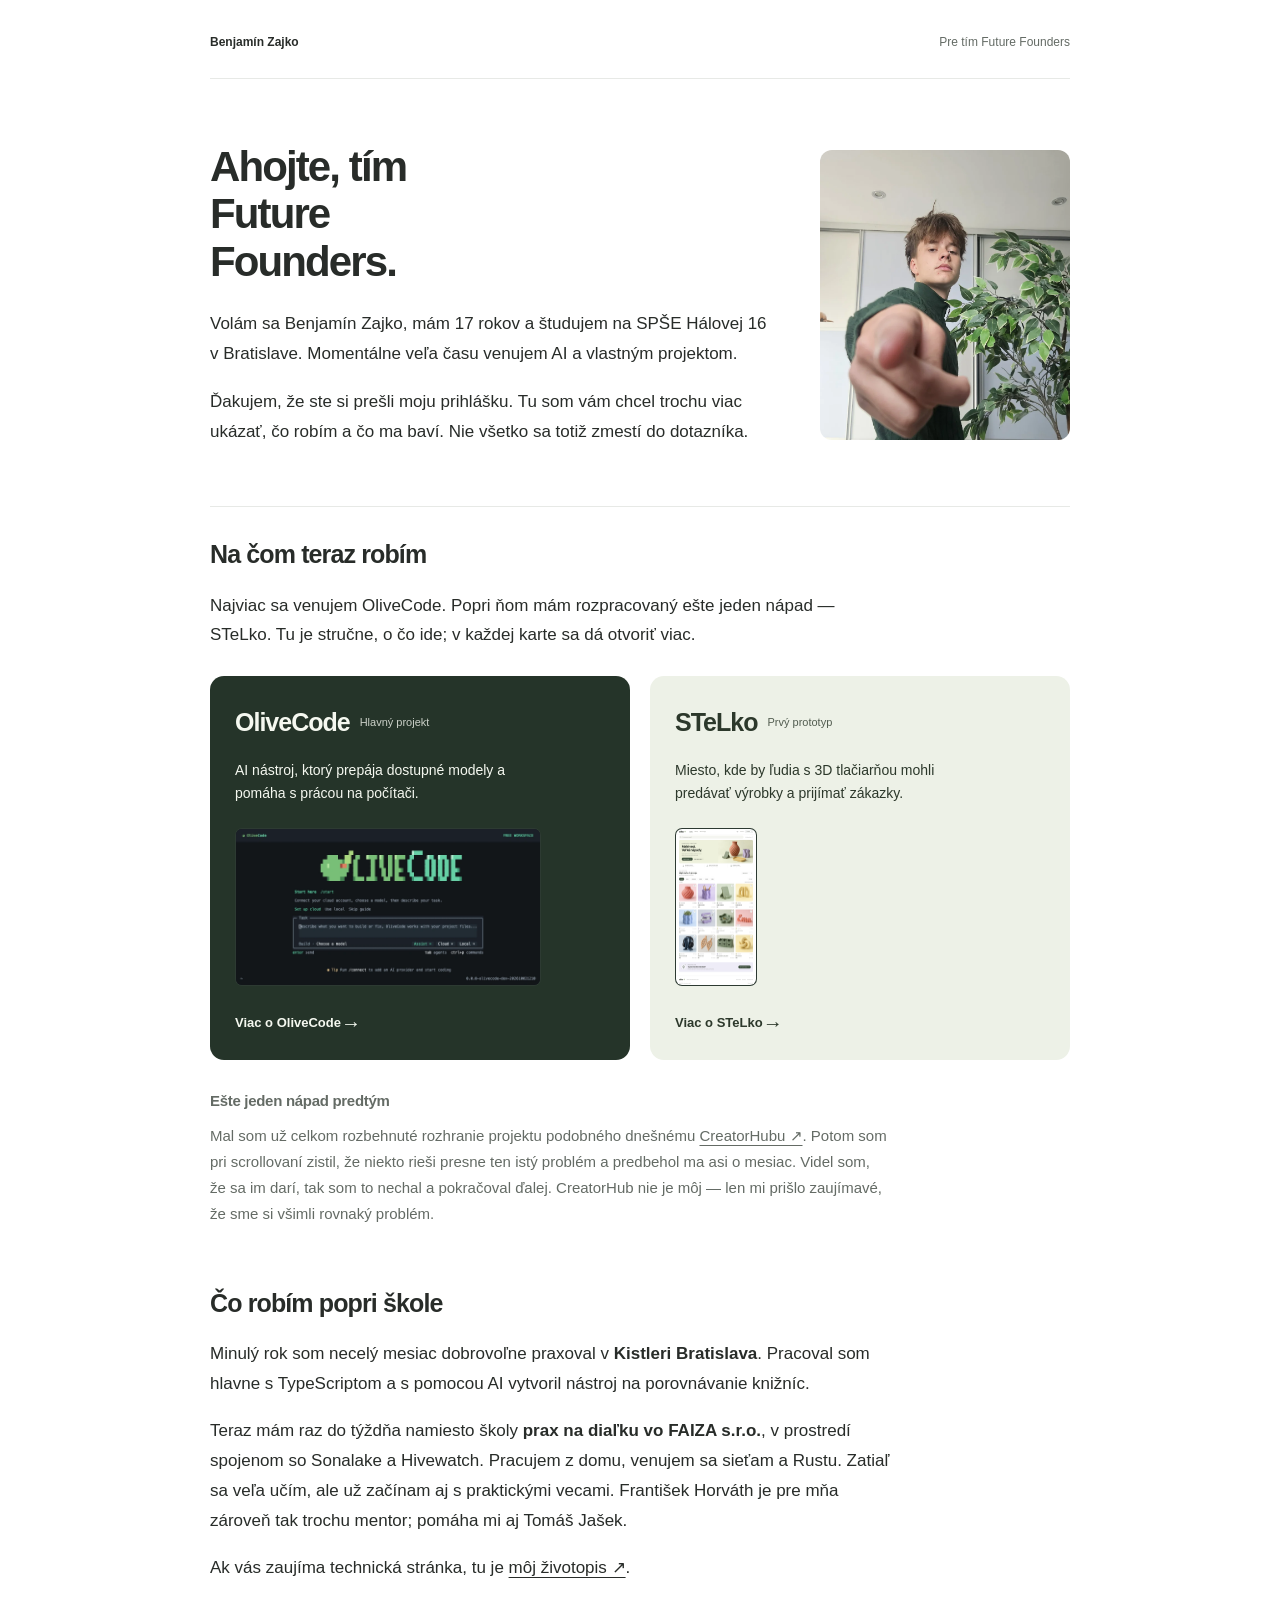
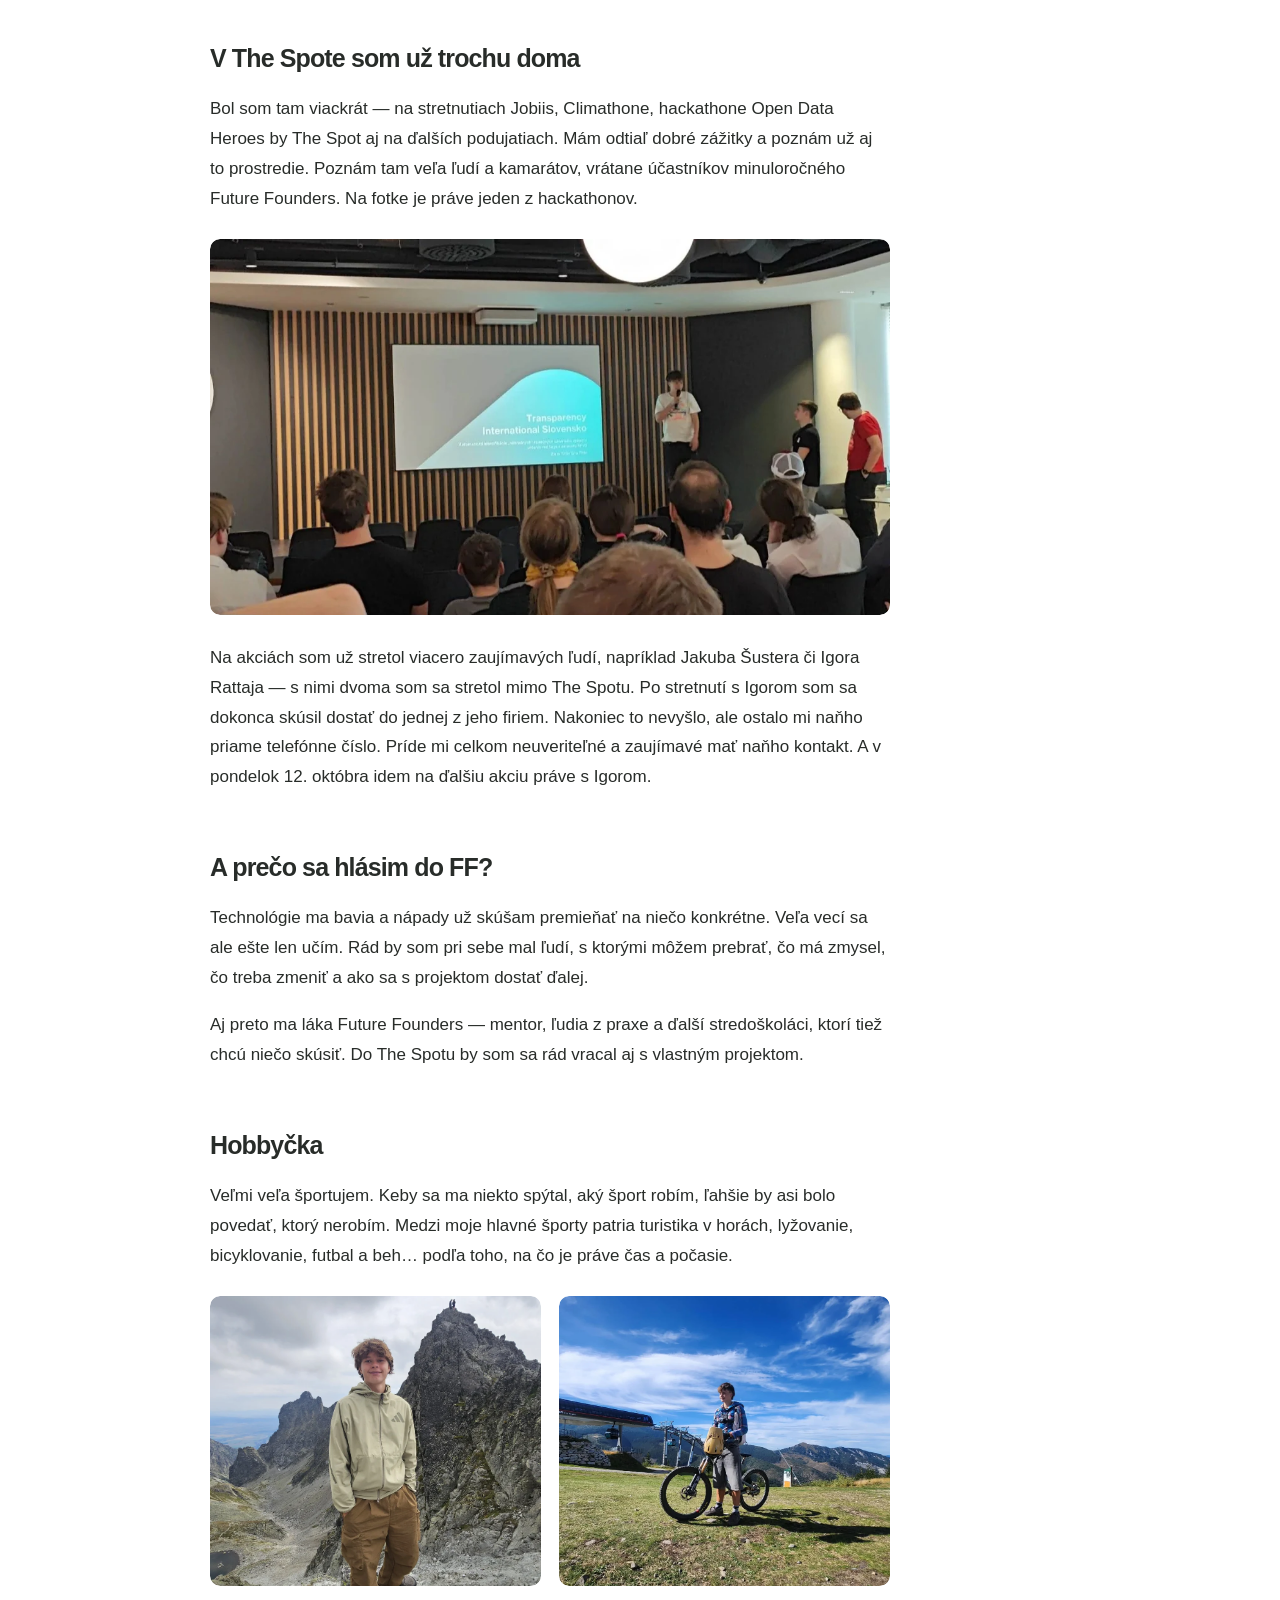
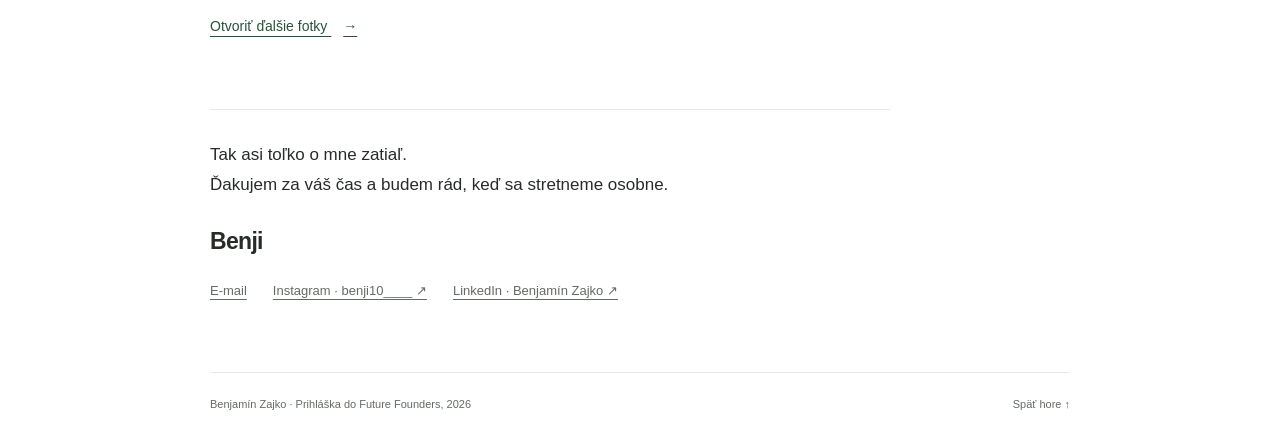
<file: index.html>
<!doctype html>
<html lang="sk">
<head>
  <meta charset="utf-8">
  <meta name="viewport" content="width=device-width, initial-scale=1">
  <meta name="theme-color" content="#ffffff">
  <meta name="description" content="Som Benjamín Zajko, mám 17 rokov a rád mením nápady na projekty. Osobné predstavenie pre Future Founders.">
  <title>Benji — pár slov pre Future Founders</title>
  <link rel="icon" href="favicon.svg" type="image/svg+xml">
  <link rel="stylesheet" href="style.css">
  <script src="app.js?v=20261010-3" defer></script>
</head>
<body>
<a class="skip" href="#obsah">Preskočiť na obsah</a>
<header class="page-header shell"><a href="#" class="name">Benjamín Zajko</a><span>Pre tím Future Founders</span></header>
<main id="obsah" class="shell">
  <section class="introduction" aria-labelledby="hero-title">
    <div class="intro-copy">
      <h1 id="hero-title">Ahojte, tím<br>Future Founders.</h1>
      <p>Volám sa Benjamín Zajko, mám 17 rokov a študujem na SPŠE Hálovej 16 v Bratislave. Momentálne veľa času venujem AI a vlastným projektom.</p>
      <p>Ďakujem, že ste si prešli moju prihlášku. Tu som vám chcel trochu viac ukázať, čo robím a čo ma baví. Nie všetko sa totiž zmestí do dotazníka.</p>
    </div>
    <figure class="hero-photo"><img src="assets/photos/9.webp" alt="Benji v zelenej polokošeli ukazuje smerom do kamery" width="240" height="290" fetchpriority="high"></figure>
  </section>

  <section class="chapter projects-section" id="projekty" aria-labelledby="project-title">
    <h2 id="project-title">Na čom teraz robím</h2>
    <p class="chapter-intro">Najviac sa venujem OliveCode. Popri ňom mám rozpracovaný ešte jeden nápad — STeLko. Tu je stručne, o čo ide; v každej karte sa dá otvoriť viac.</p>
    <div class="project-grid">
      <button class="project olive" data-modal="olive" aria-haspopup="dialog" aria-label="Prečítať viac o OliveCode">
        <div class="project-top"><span>OliveCode</span><span class="project-state">Hlavný projekt</span></div>
        <p>AI nástroj, ktorý prepája dostupné modely a pomáha s prácou na počítači.</p>
        <div class="project-image"><img src="projekty/olivecode/assets/app-welcome.webp" alt="Rozhranie OliveCode v termináli" width="1264" height="648" loading="lazy"></div>
        <span class="project-bottom">Viac o OliveCode <span aria-hidden="true">→</span></span>
      </button>
      <button class="project stelko" data-modal="stelko" aria-haspopup="dialog" aria-label="Prečítať viac o STeLko">
        <div class="project-top"><span>STeLko</span><span class="project-state">Prvý prototyp</span></div>
        <p>Miesto, kde by ľudia s 3D tlačiarňou mohli predávať výrobky a prijímať zákazky.</p>
        <div class="project-image"><img src="assets/stelko.jpg" alt="Prvý prototyp katalógu STLko" width="1440" height="900" loading="lazy"></div>
        <span class="project-bottom">Viac o STeLko <span aria-hidden="true">→</span></span>
      </button>
    </div>
    <div class="earlier-project prose"><h3>Ešte jeden nápad predtým</h3><p>Mal som už celkom rozbehnuté rozhranie projektu podobného dnešnému <a href="https://creatorhub.sk" target="_blank" rel="noopener">CreatorHubu ↗</a>. Potom som pri scrollovaní zistil, že niekto rieši presne ten istý problém a predbehol ma asi o mesiac. Videl som, že sa im darí, tak som to nechal a pokračoval ďalej. CreatorHub nie je môj — len mi prišlo zaujímavé, že sme si všimli rovnaký problém.</p></div>
  </section>

  <section class="chapter" id="pribeh" aria-labelledby="experience-title">
    <div class="prose"><h2 id="experience-title">Čo robím popri škole</h2>
    <p>Minulý rok som necelý mesiac dobrovoľne praxoval v <strong>Kistleri Bratislava</strong>. Pracoval som hlavne s TypeScriptom a s pomocou AI vytvoril nástroj na porovnávanie knižníc.</p>
    <p>Teraz mám raz do týždňa namiesto školy <strong>prax na diaľku vo FAIZA s.r.o.</strong>, v prostredí spojenom so Sonalake a Hivewatch. Pracujem z domu, venujem sa sieťam a Rustu. Zatiaľ sa veľa učím, ale už začínam aj s praktickými vecami. František Horváth je pre mňa zároveň tak trochu mentor; pomáha mi aj Tomáš Jašek.</p>
    <p>Ak vás zaujíma technická stránka, tu je <a href="BenjiCV.html" target="_blank" rel="noopener">môj životopis ↗</a>.</p></div>
  </section>

  <section class="chapter spot-section" aria-labelledby="spot-title">
    <div class="prose"><h2 id="spot-title">V The Spote som už trochu doma</h2>
    <p>Bol som tam viackrát — na stretnutiach Jobiis, Climathone, hackathone Open Data Heroes by The Spot aj na ďalších podujatiach. Mám odtiaľ dobré zážitky a poznám už aj to prostredie. Poznám tam veľa ľudí a kamarátov, vrátane účastníkov minuloročného Future Founders. Na fotke je práve jeden z hackathonov.</p></div>
    <figure class="spot-photo"><button data-photo="20" aria-label="Zväčšiť fotku z hackathonu v The Spote"><img src="assets/photos/20.webp" alt="Prezentácia tímu na hackathone v The Spote pred publikom" width="1080" height="597" loading="lazy"></button></figure>
    <div class="prose"><p>Na akciách som už stretol viacero zaujímavých ľudí, napríklad Jakuba Šustera či Igora Rattaja — s nimi dvoma som sa stretol mimo The Spotu. Po stretnutí s Igorom som sa dokonca skúsil dostať do jednej z jeho firiem. Nakoniec to nevyšlo, ale ostalo mi naňho priame telefónne číslo. Príde mi celkom neuveriteľné a zaujímavé mať naňho kontakt. A v pondelok 12. októbra idem na ďalšiu akciu práve s Igorom.</p></div>
  </section>

  <section class="chapter prose" id="future-founders" aria-labelledby="why-title"><h2 id="why-title">A prečo sa hlásim do FF?</h2><p>Technológie ma bavia a nápady už skúšam premieňať na niečo konkrétne. Veľa vecí sa ale ešte len učím. Rád by som pri sebe mal ľudí, s ktorými môžem prebrať, čo má zmysel, čo treba zmeniť a ako sa s projektom dostať ďalej.</p><p>Aj preto ma láka Future Founders — mentor, ľudia z praxe a ďalší stredoškoláci, ktorí tiež chcú niečo skúsiť. Do The Spotu by som sa rád vracal aj s vlastným projektom.</p></section>

  <section class="chapter hobbies" id="mimo" aria-labelledby="hobbies-title"><div class="prose"><h2 id="hobbies-title">Hobbyčka</h2><p>Veľmi veľa športujem. Keby sa ma niekto spýtal, aký šport robím, ľahšie by asi bolo povedať, ktorý nerobím. Medzi moje hlavné športy patria turistika v horách, lyžovanie, bicyklovanie, futbal a beh… podľa toho, na čo je práve čas a počasie.</p></div>
    <div class="photo-pair"><figure><button data-photo="7" aria-label="Zväčšiť fotku z hôr"><img src="assets/photos/7.webp" alt="Benji na horskom chodníku medzi skalnatými štítmi" width="600" height="750" loading="lazy"></button></figure><figure><button data-photo="11" aria-label="Zväčšiť fotku s bicyklom"><img src="assets/photos/11.webp" alt="Benji s bicyklom na horskej lúke" width="800" height="600" loading="lazy"></button></figure></div>
    <button class="text-button gallery-button" data-gallery>Otvoriť ďalšie fotky <span aria-hidden="true">→</span></button>
  </section>

  <section class="sign-off prose"><p>Tak asi toľko o mne zatiaľ.<br>Ďakujem za váš čas a budem rád, keď sa stretneme osobne.</p><p class="signature">Benji</p><div class="contact-links"><a href="mailto:zajko.benjamin10@gmail.com">E-mail</a><a href="https://www.instagram.com/benji10____/" target="_blank" rel="noopener">Instagram · benji10____ ↗</a><a href="https://www.linkedin.com/in/benjam%C3%ADn-zajko-12572434b/" target="_blank" rel="noopener">LinkedIn · Benjamín Zajko ↗</a></div></section>
</main>
<footer class="shell"><span>Benjamín Zajko · Prihláška do Future Founders, 2026</span><a href="#">Späť hore ↑</a></footer>
<dialog id="detail-dialog" aria-labelledby="dialog-title"><button class="dialog-close" aria-label="Zavrieť okno">×</button><div id="dialog-content"></div></dialog>
<dialog id="leave-dialog" aria-labelledby="leave-title"><button class="dialog-close" aria-label="Zavrieť okno">×</button><div class="leave-content"><h2 id="leave-title">Otvoriť stránku projektu?</h2><p>Otvorí sa v tomto okne. Na moje predstavenie sa vrátite tlačidlom <strong>Späť vo vašom prehliadači</strong>.</p><p class="muted">Toto je zatiaľ rozpracovaná ukážka.</p><div class="leave-actions"><a class="primary" id="leave-link" href="#">Otvoriť prototyp ↗</a><button class="text-button cancel-leave">Zostať tu</button></div></div></dialog>
<dialog id="photo-dialog" aria-labelledby="photo-title"><button class="dialog-close" aria-label="Zavrieť fotografiu">×</button><div class="lightbox"><h2 id="photo-title" class="sr-only">Fotogaléria</h2><img id="lightbox-image" src="assets/photos/7.webp" alt=""><div class="lightbox-footer"><button id="previous-photo" aria-label="Predchádzajúca fotografia">←</button><p id="photo-caption" aria-live="polite"></p><button id="next-photo" aria-label="Nasledujúca fotografia">→</button></div></div></dialog>
</body></html>
</file>
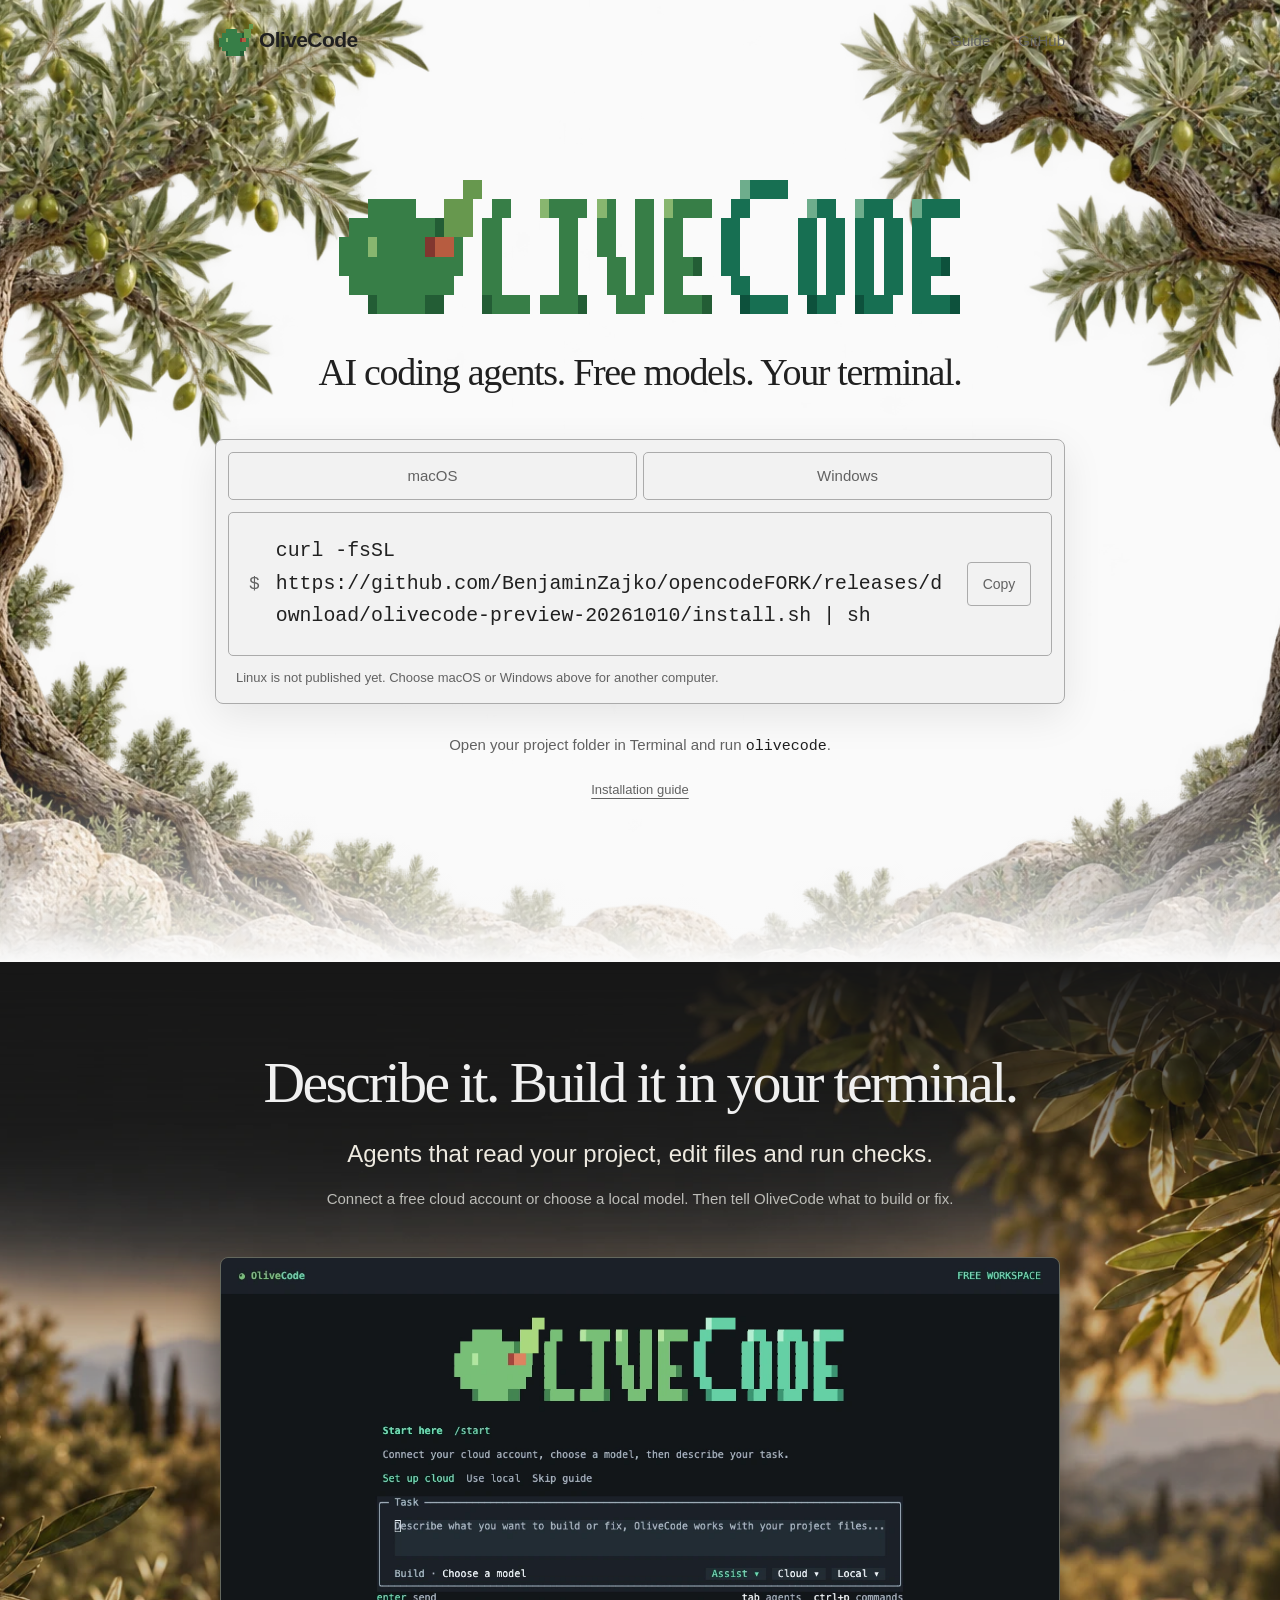
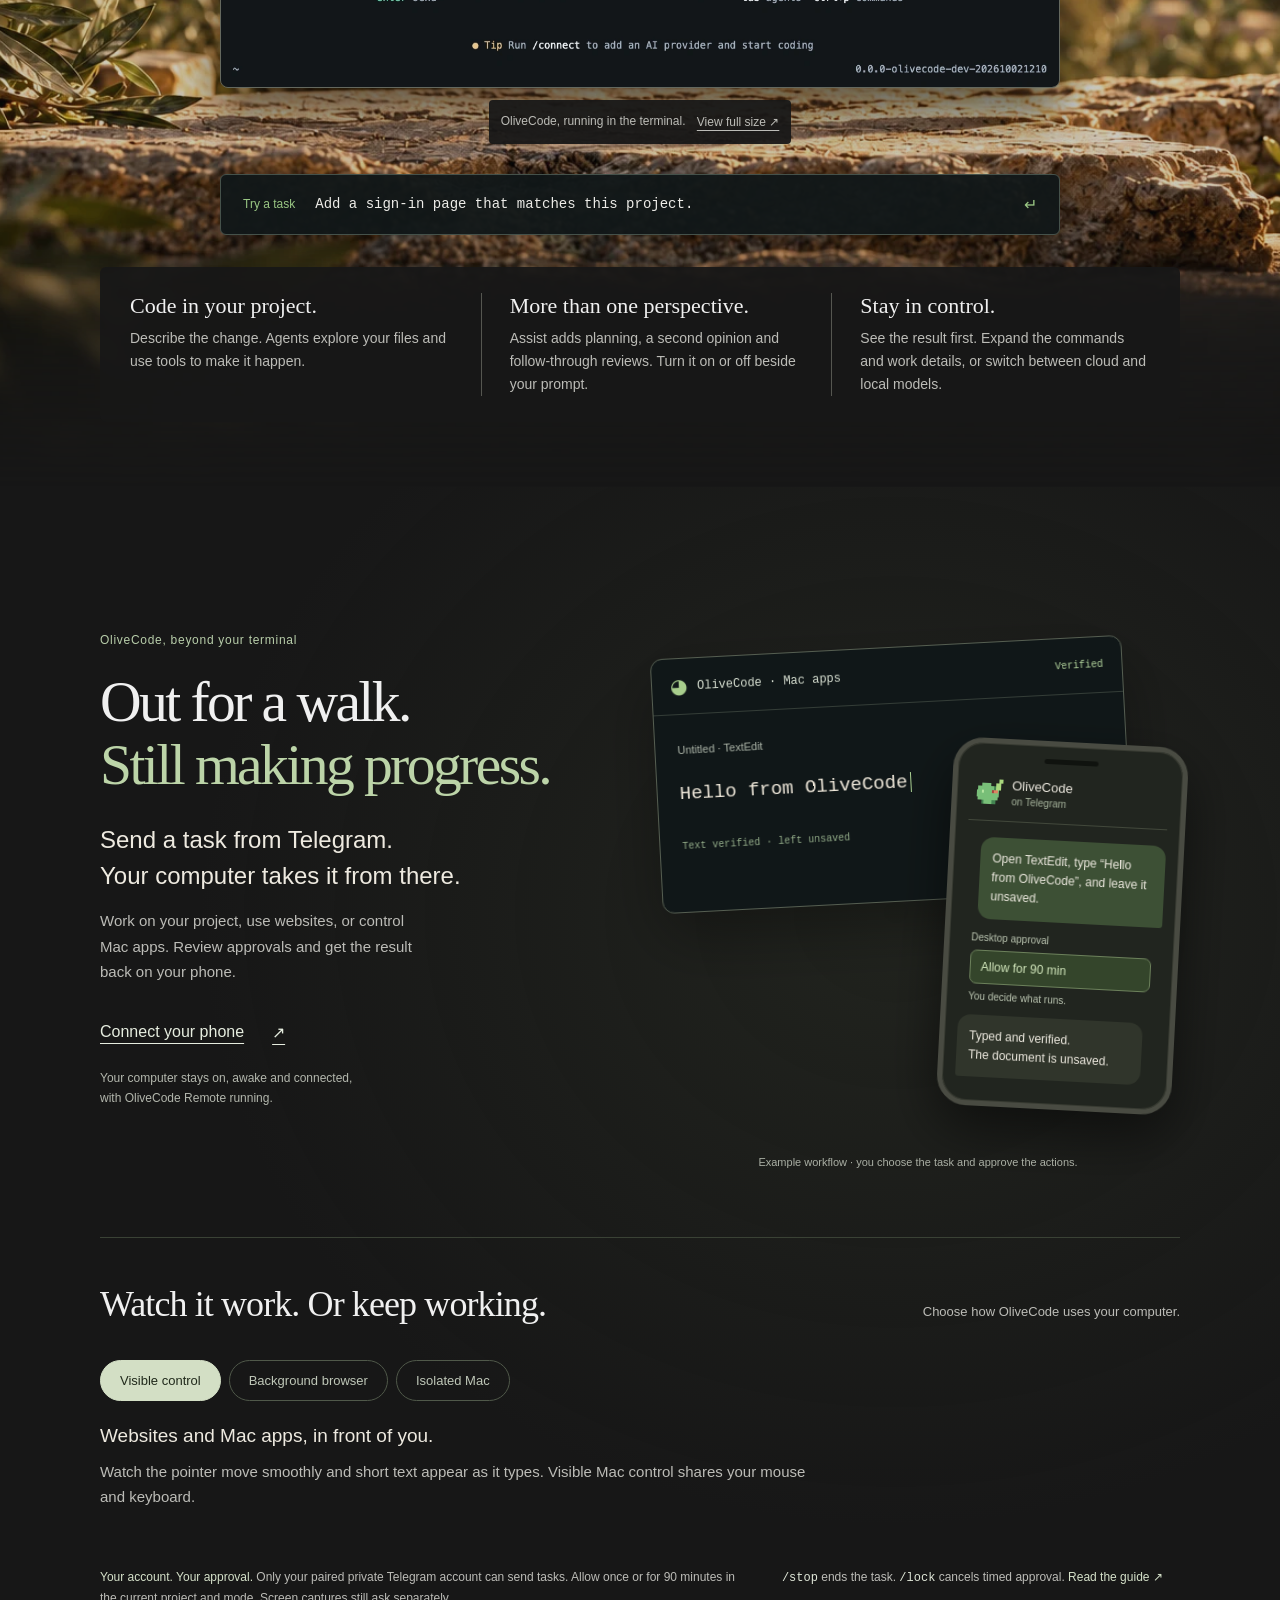
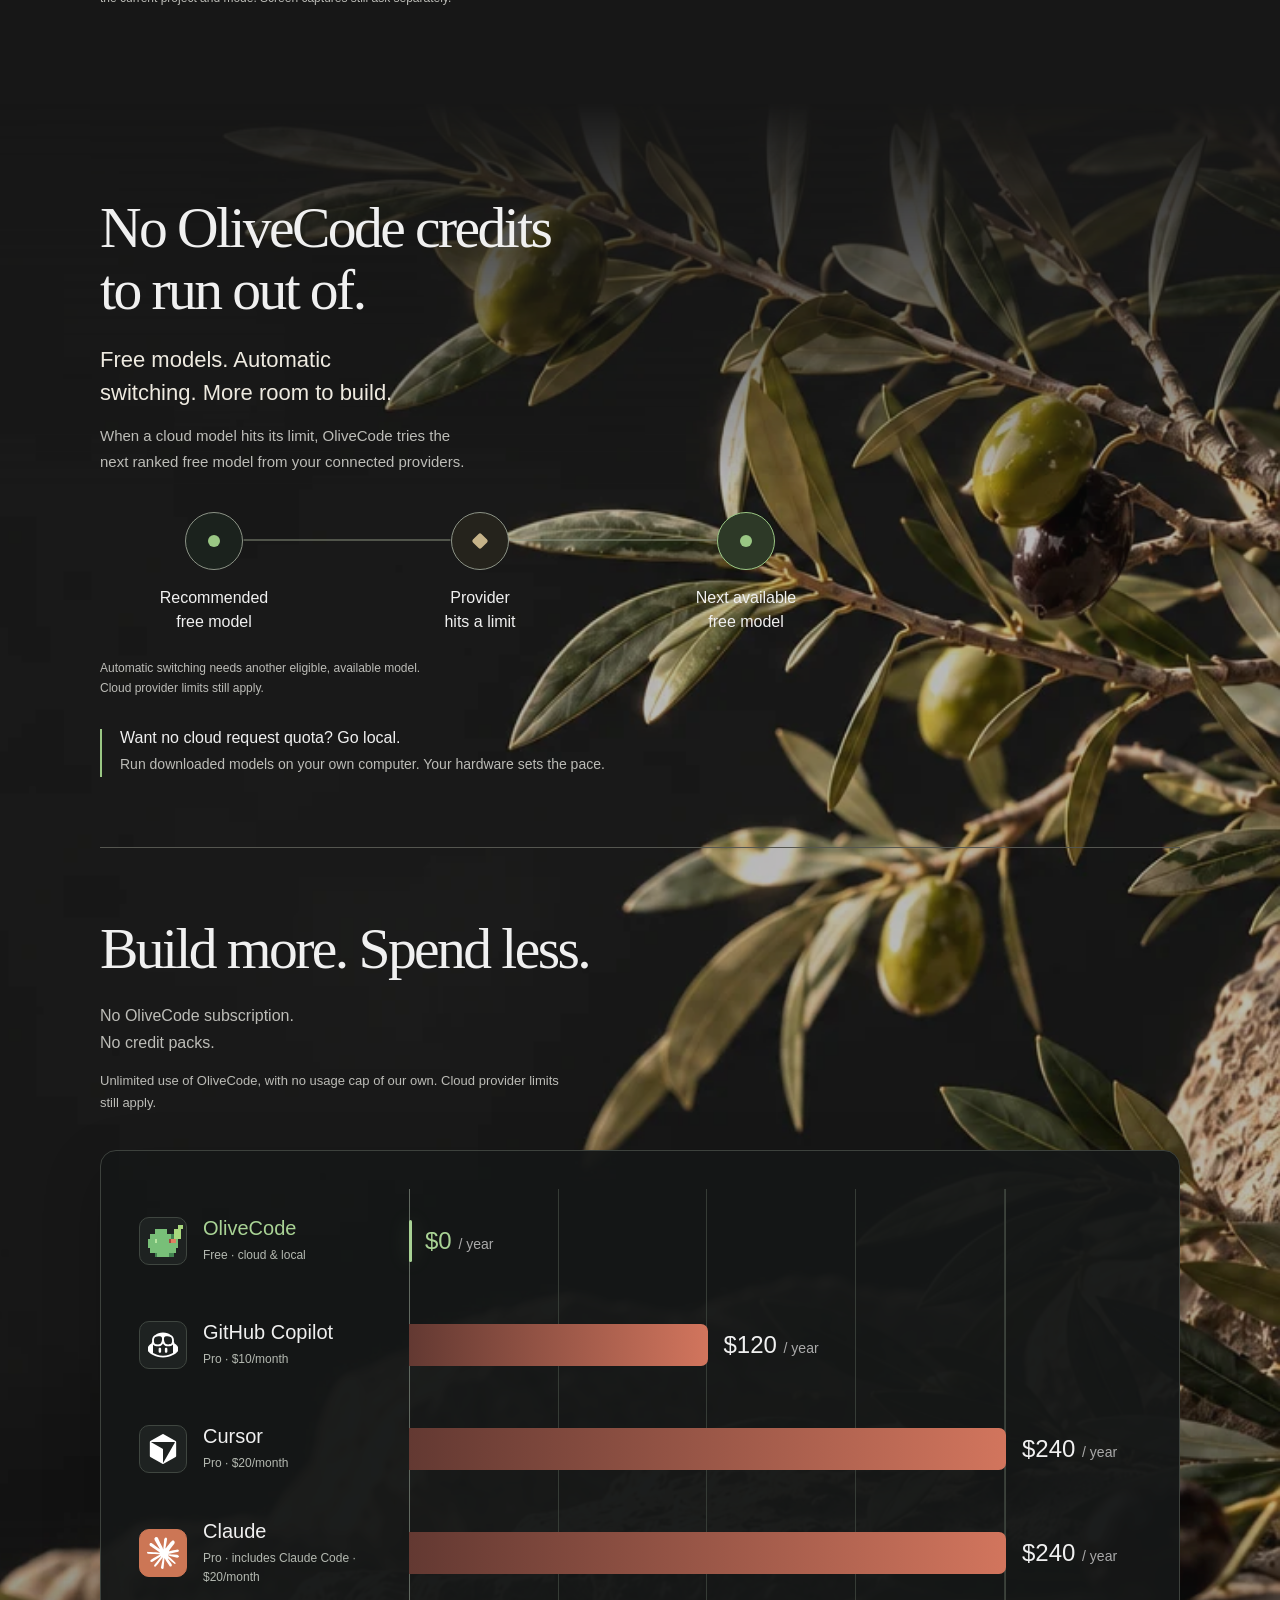
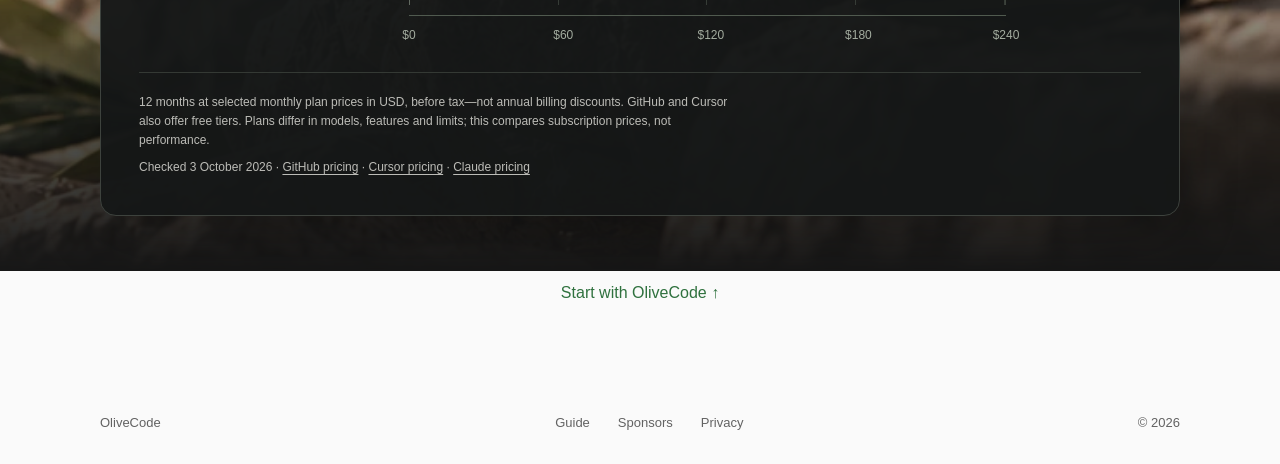
<file: projekty/olivecode/index.html>
<!doctype html>
<html lang="en"><head><meta charset="utf-8"><meta name="viewport" content="width=device-width, initial-scale=1"><meta name="color-scheme" content="light dark"><meta name="theme-color" content="#171717" media="(prefers-color-scheme: dark)"><meta name="theme-color" content="#fafafa" media="(prefers-color-scheme: light)"><meta name="description" content="AI coding agents that read your project, edit files and run checks. Build with free models, control websites and Mac apps, or send tasks from Telegram."><title>OliveCode | Free AI in your terminal</title><link rel="icon" href="./favicon.svg" type="image/svg+xml"><link rel="stylesheet" href="./style.css"></head><body>
<a class="skip-link" href="#content">Skip to content</a>
<header class="nav shell"><a class="wordmark" href="./index.html" aria-label="OliveCode home" translate="no"><picture><source media="(prefers-color-scheme: light)" srcset="./assets/olive-light.svg"><img src="./assets/olive-dark.svg" width="38" height="32" alt=""></picture><span>OliveCode</span></a><nav aria-label="Main navigation"><a href="./guide.html">Guide</a><a href="https://github.com/BenjaminZajko/opencodeFORK">GitHub</a></nav></header>
<main id="content"><div class="grove-stage">
<div class="grove-art" aria-hidden="true"><picture><source media="(prefers-color-scheme: dark)" srcset="./assets/grove-scene.webp"><img class="grove-trees" src="./assets/grove.webp" width="1536" height="1024" alt=""></picture><canvas id="grove-canvas"></canvas></div>
<section class="install-hero shell" id="install" aria-labelledby="headline">
<h1 id="headline"><span class="sr-only" translate="no">OliveCode</span><picture aria-hidden="true"><source media="(prefers-color-scheme: light)" srcset="./assets/logo-light.svg"><img class="hero-logo" src="./assets/logo-dark.svg" width="670" height="140" alt="" fetchpriority="high"></picture></h1>
<p class="intro">AI coding agents. Free models. Your terminal.</p>
<div class="installer">
<div class="installer-bar"><fieldset class="os-switch"><legend class="sr-only">Choose your operating system</legend><label><input type="radio" name="os" value="mac" checked><span>macOS</span></label><label><input type="radio" name="os" value="windows"><span>Windows</span></label></fieldset><span id="shell-label" class="shell-label">Terminal</span></div>
<div class="command-row"><span id="prompt-sign" aria-hidden="true">$</span><code id="install-command" translate="no">curl -fsSL https://github.com/BenjaminZajko/opencodeFORK/releases/download/olivecode-preview-20261010/install.sh | sh</code><button type="button" id="copy-command" disabled>Copy<span class="sr-only"> install command</span></button></div>
<p id="install-status" class="install-status" role="status" aria-live="polite">First demo version · Apple Silicon Macs · macOS 14+.</p>
</div>
<p class="next-step" id="install-help">Open your project folder in Terminal and run <code translate="no">olivecode</code>.</p>
<a class="guide-link" href="./guide.html">Installation guide</a>
</section></div>
<section class="product-section botanical-chapter" aria-labelledby="product-heading">
<img class="chapter-art" src="./assets/product-grove.webp" width="1536" height="1024" loading="lazy" alt="" aria-hidden="true">
<div class="shell product-inner">
<div class="product-copy" data-reveal><h2 id="product-heading">Describe it. <span>Build it in your terminal.</span></h2>
<p class="chapter-lead">Agents that read your project, edit files and run checks.</p><p class="chapter-detail">Connect a free cloud account or choose a local model. Then tell OliveCode what to build or fix.</p></div>
<figure class="product-shot"><a href="./assets/app-welcome.webp" target="_blank" rel="noopener" aria-label="View full-size OliveCode welcome screen"><img src="./assets/app-welcome.webp" width="1264" height="648" loading="lazy" decoding="async" alt="The actual OliveCode welcome screen, with its olive logo, first-run setup guide, prompt field, and Assist, Cloud and Local controls."></a><figcaption>OliveCode, running in the terminal. <a href="./assets/app-welcome.webp" target="_blank" rel="noopener">View full size ↗</a></figcaption></figure>
<div class="task-example" aria-label="Example coding request"><span>Try a task</span><code>Add a sign-in page that matches this project.</code><span class="task-arrow" aria-hidden="true">↵</span></div>
<dl class="benefits" data-reveal><div><dt>Code in your project.</dt><dd>Describe the change. Agents explore your files and use tools to make it happen.</dd></div><div><dt>More than one perspective.</dt><dd>Assist adds planning, a second opinion and follow-through reviews. Turn it on or off beside your prompt.</dd></div><div><dt>Stay in control.</dt><dd>See the result first. Expand the commands and work details, or switch between cloud and local models.</dd></div></dl>
</div></section>
<section class="remote-chapter botanical-chapter" id="remote" aria-labelledby="remote-heading">
<div class="shell remote-layout">
<div class="remote-copy" data-reveal><p class="feature-kicker">OliveCode, beyond your terminal</p><h2 id="remote-heading">Out for a walk.<br><em>Still making progress.</em></h2>
<p class="chapter-lead">Send a task from Telegram.<br>Your computer takes it from there.</p>
<p class="chapter-detail">Work on your project, use websites, or control Mac apps. Review approvals and get the result back on your phone.</p>
<a class="feature-link" href="./guide.html#remote">Connect your phone <span aria-hidden="true">↗</span></a>
<p class="remote-requirement">Your computer stays on, awake and connected, with OliveCode Remote running.</p></div>
<figure class="remote-scene" data-reveal aria-label="Illustrated example of a Telegram task and the resulting TextEdit document">
<div class="remote-desktop"><div class="demo-titlebar"><span class="demo-olive" aria-hidden="true">◕</span><span>OliveCode · Mac apps</span><span class="demo-status">Verified</span></div><div class="demo-document"><span class="document-title">Untitled · TextEdit</span><p>Hello from OliveCode<span class="demo-caret" aria-hidden="true"></span></p><span class="document-note">Text verified · left unsaved</span></div></div>
<div class="remote-phone"><div class="phone-speaker" aria-hidden="true"></div><div class="phone-header"><img src="./assets/olive-dark.svg" width="30" height="25" alt=""><div>OliveCode<small>on Telegram</small></div></div><div class="phone-messages"><p class="phone-message sent">Open TextEdit, type “Hello from OliveCode”, and leave it unsaved.</p><div class="phone-approval"><span>Desktop approval</span><strong>Allow for 90 min</strong><small>You decide what runs.</small></div><p class="phone-message received">Typed and verified.<br>The document is unsaved.</p></div></div>
<figcaption>Example workflow · you choose the task and approve the actions.</figcaption></figure>
</div>
<div class="shell control-story" aria-labelledby="control-heading"><div class="control-heading" data-reveal><h3 id="control-heading">Watch it work. Or keep working.</h3><p>Choose how OliveCode uses your computer.</p></div>
<fieldset class="control-picker"><legend class="sr-only">Computer control mode</legend><label><input type="radio" name="control-mode" value="visible" checked><span>Visible control</span></label><label><input type="radio" name="control-mode" value="browser"><span>Background browser</span></label><label><input type="radio" name="control-mode" value="mac"><span>Isolated Mac</span></label></fieldset>
<div class="control-description" id="control-description" aria-live="polite"><strong>Websites and Mac apps, in front of you.</strong><p>Watch the pointer move smoothly and short text appear as it types. Visible Mac control shares your mouse and keyboard.</p></div>
<div class="control-safety"><p><strong>Your account. Your approval.</strong> Only your paired private Telegram account can send tasks. Allow once or for 90 minutes in the current project and mode. Screen captures still ask separately.</p><p><code>/stop</code> ends the task. <code>/lock</code> cancels timed approval. <a href="./guide.html#computer">Read the guide ↗</a></p></div>
</div></section>
<section class="flow-chapter botanical-chapter" aria-labelledby="flow-heading">
<img class="chapter-art" src="./assets/model-grove.webp" width="1536" height="1024" loading="lazy" alt="" aria-hidden="true">
<div class="shell">
<div class="flow-story" data-reveal><h2 id="flow-heading">No OliveCode credits<br>to run out of.</h2><p class="chapter-lead">Free models. Automatic switching. More room to build.</p>
<p class="chapter-detail">When a cloud model hits its limit, OliveCode tries the next ranked free model from your connected providers.</p>
<figure class="model-route" aria-label="Automatic switching: a recommended free model reaches a provider limit, then OliveCode tries an available free alternative.">
<svg class="route-line" viewBox="0 0 720 80" preserveAspectRatio="none" aria-hidden="true"><path d="M136 40 C200 40 270 40 332 40 M388 40 C450 40 520 40 584 40"/></svg>
<ol><li><span class="route-node ready" aria-hidden="true"></span><span>Recommended<br>free model</span></li><li><span class="route-node waiting" aria-hidden="true"></span><span>Provider<br>hits a limit</span></li><li><span class="route-node next" aria-hidden="true"></span><span>Next available<br>free model</span></li></ol>
<figcaption>Automatic switching needs another eligible, available model. Cloud provider limits still apply.</figcaption></figure>
<div class="local-note"><strong>Want no cloud request quota? Go local.</strong><p>Run downloaded models on your own computer. Your hardware sets the pace.</p></div></div>
<section class="cost-section" aria-labelledby="cost-heading" data-reveal>
<div class="cost-heading"><h2 id="cost-heading">Build more. <span>Spend less.</span></h2><p class="chapter-lead">No OliveCode subscription. No credit packs.</p><p class="cost-context">Unlimited use of OliveCode, with no usage cap of our own. Cloud provider limits still apply.</p></div>
<figure class="comparison" aria-labelledby="cost-heading" aria-describedby="chart-note">
<div class="comparison-rows">
<div class="comparison-row olive-row"><div class="comparison-label"><span class="brand-icon olive-icon"><img src="./assets/olive-dark.svg" width="40" height="34" alt=""></span><div><strong>OliveCode</strong><small>Free · cloud &amp; local</small></div></div><div class="comparison-data" style="--amount:0%"><span class="price-bar" aria-hidden="true"></span><strong class="year-price">$0 <small>/ year</small></strong></div></div>
<div class="comparison-row"><div class="comparison-label"><span class="brand-icon"><img src="./assets/githubcopilot.svg" width="30" height="30" alt=""></span><div><strong>GitHub Copilot</strong><small>Pro · $10/month</small></div></div><div class="comparison-data" style="--amount:50%"><span class="price-bar" aria-hidden="true"></span><strong class="year-price">$120 <small>/ year</small></strong></div></div>
<div class="comparison-row"><div class="comparison-label"><span class="brand-icon"><img src="./assets/cursor.svg" width="30" height="30" alt=""></span><div><strong>Cursor</strong><small>Pro · $20/month</small></div></div><div class="comparison-data" style="--amount:100%"><span class="price-bar" aria-hidden="true"></span><strong class="year-price">$240 <small>/ year</small></strong></div></div>
<div class="comparison-row"><div class="comparison-label"><span class="brand-icon claude-icon"><img src="./assets/claude.svg" width="32" height="32" alt=""></span><div><strong>Claude</strong><small>Pro · includes Claude Code · $20/month</small></div></div><div class="comparison-data" style="--amount:100%"><span class="price-bar" aria-hidden="true"></span><strong class="year-price">$240 <small>/ year</small></strong></div></div>
</div><div class="comparison-axis" aria-hidden="true"><span>$0</span><span>$60</span><span>$120</span><span>$180</span><span>$240</span></div>
<figcaption id="chart-note"><p class="chart-note">12 months at selected monthly plan prices in USD, before tax—not annual billing discounts. GitHub and Cursor also offer free tiers. Plans differ in models, features and limits; this compares subscription prices, not performance.</p><p class="chart-sources">Checked 3 October 2026 · <a href="https://github.com/features/copilot/plans">GitHub pricing</a> · <a href="https://cursor.com/pricing">Cursor pricing</a> · <a href="https://claude.com/pricing">Claude pricing</a></p></figcaption>
</figure></section></div></section>
<div class="closing-link shell"><a href="#install">Start with OliveCode ↑</a></div>
</main>
<footer class="footer shell"><span translate="no">OliveCode</span><nav aria-label="Footer"><a href="./guide.html">Guide</a><a href="./sponsors.html">Sponsors</a><a href="./privacy.html">Privacy</a></nav><span>© <span id="year"></span></span></footer>
<script type="module" src="./site.js?v=20261010-3"></script></body></html>
</file>
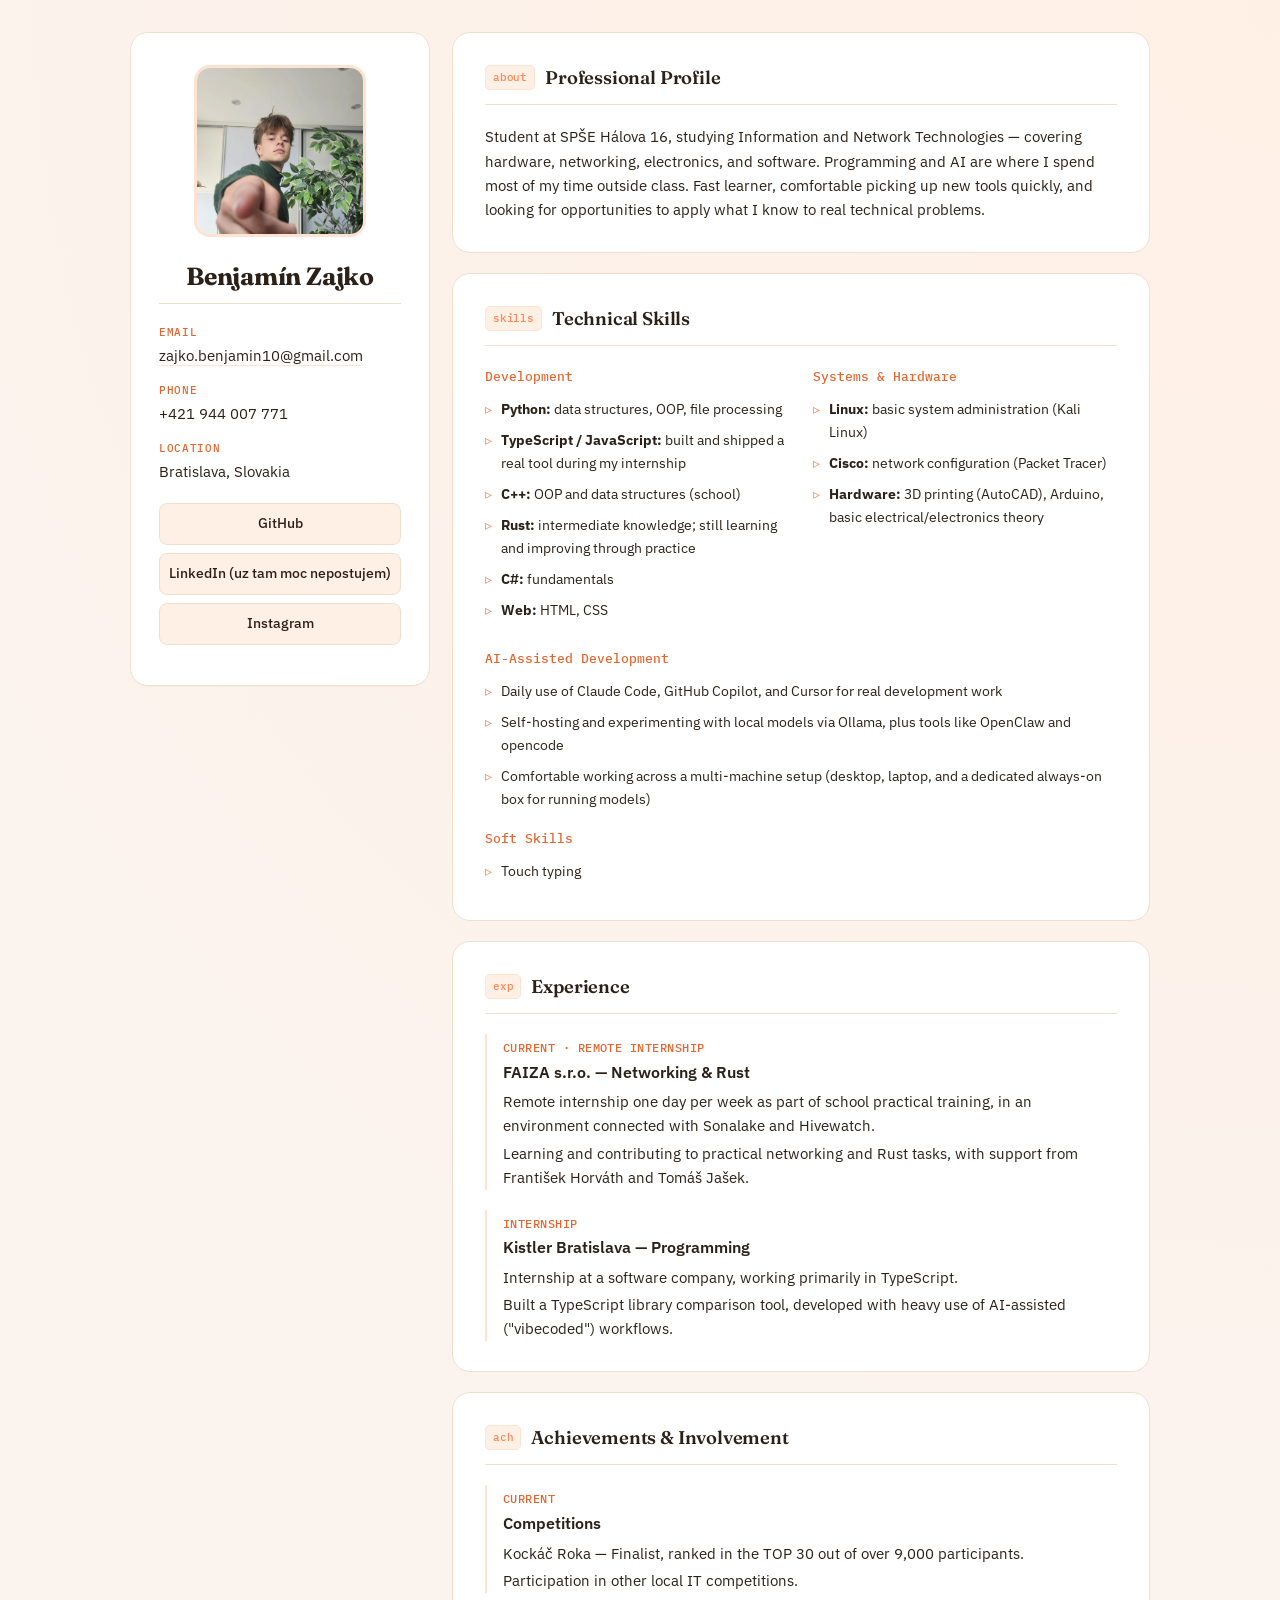
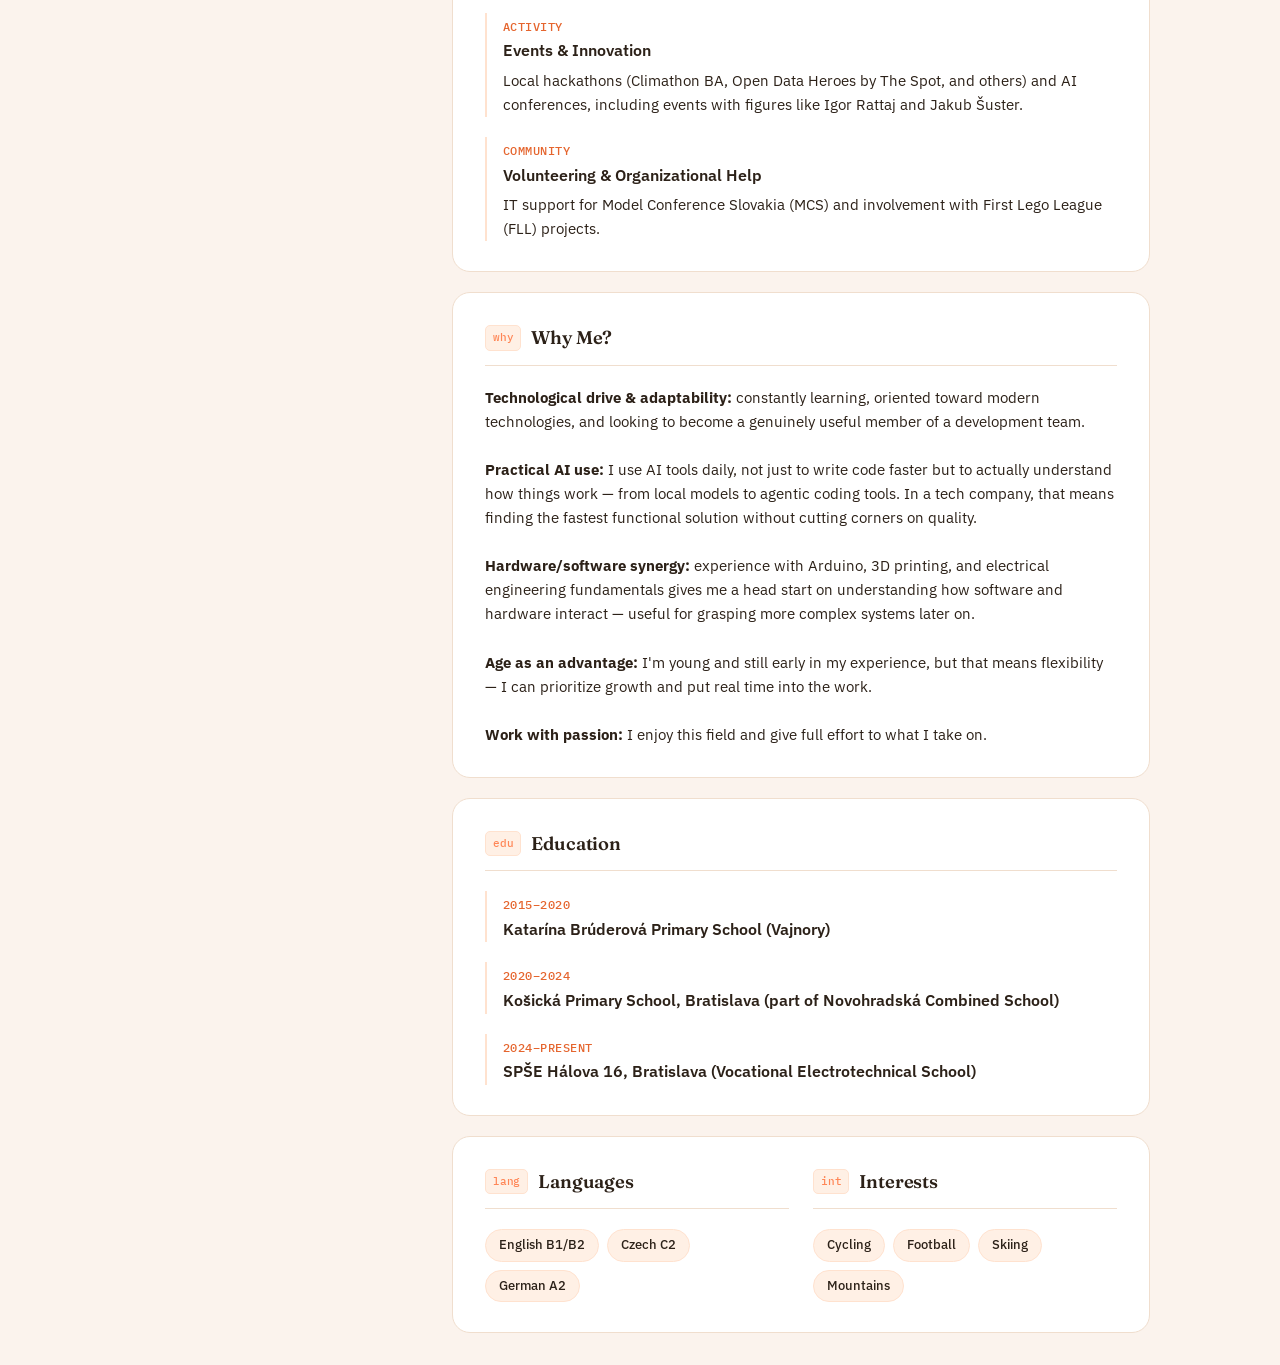
<file: BenjiCV.html>
<!DOCTYPE html>
<html lang="en">
<head>
<meta charset="UTF-8">
<meta name="viewport" content="width=device-width, initial-scale=1.0">
<title>Benjamín Zajko CV</title>
<link rel="preconnect" href="https://fonts.googleapis.com">
<link href="https://fonts.googleapis.com/css2?family=Fraunces:opsz,wght@9..144,500;9..144,600;9..144,700&family=IBM+Plex+Sans:wght@400;500;600&family=IBM+Plex+Mono:wght@400;500&display=swap" rel="stylesheet">
<style>
    :root {
        --bg: #FBF3ED;
        --card: #FFFFFF;
        --peach: #FF8656;
        --peach-deep: #E5652E;
        --peach-soft: #FFE2CF;
        --peach-soft2: #FFF0E5;
        --ink: #2C2118;
        --muted: #8A7666;
        --border: #F0DECE;
        --mono: 'IBM Plex Mono', monospace;
        --display: 'Fraunces', serif;
        --body: 'IBM Plex Sans', sans-serif;
    }

    * { box-sizing: border-box; margin: 0; padding: 0; }
    body {
        font-family: var(--body);
        background: var(--bg);
        background-image: radial-gradient(circle at 100% 0%, var(--peach-soft2) 0%, transparent 45%);
        color: var(--ink);
        line-height: 1.6;
        padding: 32px 20px;
    }

    .container { max-width: 1020px; margin: 0 auto; display: grid; grid-template-columns: 300px 1fr; gap: 22px; }

    /* SIDEBAR */
    aside { background: var(--card); border: 1px solid var(--border); border-radius: 18px; padding: 32px 28px; height: fit-content; position: sticky; top: 20px; box-shadow: 0 1px 0 rgba(44,33,24,0.02); }

    .photo-frame { width: 172px; height: 172px; margin: 0 auto 20px; border-radius: 16px; overflow: hidden; border: 3px solid var(--peach-soft); }
    .photo-frame img { width: 100%; height: 100%; object-fit: cover; object-position: 55% 20%; }

    h1 { font-family: var(--display); font-weight: 700; color: var(--ink); font-size: 1.55rem; text-align: center; margin-bottom: 6px; letter-spacing: -0.01em; }

    .prompt-line {
        display: block; text-align: center; margin: 0 auto 24px; font-family: var(--mono);
        font-size: 0.72rem; color: var(--peach-deep); background: var(--peach-soft2);
        border: 1px solid var(--peach-soft); border-radius: 100px; padding: 5px 12px; width: fit-content;
    }
    /*.prompt-line::before { content: "~/spse-halova "; color: var(--muted); }
    .prompt-line::after { content: " ✓ 2nd-year"; }*/

    .contact-info { border-top: 1px solid var(--border); padding-top: 20px; }
    .label { font-family: var(--mono); font-size: 0.68rem; text-transform: uppercase; letter-spacing: 0.06em; color: var(--peach-deep); font-weight: 500; margin-bottom: 3px; }
    .val { font-size: 0.92rem; margin-bottom: 14px; color: var(--ink); }
    .val a { color: inherit; text-decoration: none; border-bottom: 1px solid var(--peach-soft); }
    .val a:hover { border-color: var(--peach); }

    .btn-social { display: block; background: var(--peach-soft2); border: 1px solid var(--border); color: var(--ink); text-align: center; padding: 9px; border-radius: 8px; text-decoration: none; margin-bottom: 8px; font-size: 0.85rem; font-weight: 500; transition: 0.15s; }
    .btn-social:hover { border-color: var(--peach); color: var(--peach-deep); background: var(--peach-soft); }

    /* MAIN CONTENT */
    main { display: flex; flex-direction: column; gap: 20px; }
    .section-card { background: var(--card); border: 1px solid var(--border); border-radius: 18px; padding: 30px 32px; }
    h2 {
        font-family: var(--display); font-weight: 600; color: var(--ink); font-size: 1.15rem;
        margin-bottom: 20px; padding-bottom: 12px; border-bottom: 1px solid var(--border);
        display: flex; align-items: center; letter-spacing: -0.01em;
    }
    h2::before { content: attr(data-tag); font-family: var(--mono); font-size: 0.68rem; font-weight: 500; color: var(--peach); background: var(--peach-soft2); border: 1px solid var(--peach-soft); border-radius: 5px; padding: 3px 7px; margin-right: 10px; }

    p { font-size: 0.94rem; color: var(--ink); }

    .skill-grid { display: grid; grid-template-columns: 1fr 1fr; gap: 24px; }
    .skill-cat h3 { font-family: var(--mono); font-size: 0.82rem; color: var(--peach-deep); margin-bottom: 10px; font-weight: 500; }
    ul { list-style: none; }
    ul li { font-size: 0.9rem; margin-bottom: 8px; padding-left: 16px; position: relative; }
    ul li::before { content: "▹"; position: absolute; left: 0; color: var(--peach); }

    .achievement-item { margin-bottom: 20px; border-left: 2px solid var(--peach-soft); padding-left: 16px; }
    .achievement-item:last-child { margin-bottom: 0; }
    .achievement-item h4 { color: var(--ink); font-size: 1rem; font-weight: 600; }
    .achievement-item .date { font-family: var(--mono); font-size: 0.72rem; color: var(--peach-deep); font-weight: 500; text-transform: uppercase; letter-spacing: 0.04em; }
    .achievement-item p { margin-top: 5px; }
    .achievement-item p + p { margin-top: 3px; }

    .lang-pills { display: flex; flex-wrap: wrap; gap: 8px; }
    .pill { background: var(--peach-soft2); border: 1px solid var(--peach-soft); color: var(--ink); padding: 5px 13px; border-radius: 100px; font-size: 0.8rem; font-weight: 500; }

    @media (max-width: 800px) { .container { grid-template-columns: 1fr; } aside { position: relative; } }
@media print { body {padding:0;background:white} aside {position:static} .container {display:block} .section-card, aside {break-inside:avoid} .btn-social {display:none} }
</style>
</head>
<body>

<div class="container">
    <aside>
        <div class="photo-frame">
            <img src="./assets/photos/9.webp" alt="Benjamín Zajko">
        </div>
        <h1>Benjamín Zajko</h1>
        <!-- <span class="prompt-line"></span> -->

        <div class="contact-info">
            <div class="label">Email</div>
            <div class="val"><a href="mailto:zajko.benjamin10@gmail.com">zajko.benjamin10@gmail.com</a></div>

            <div class="label">Phone</div>
            <div class="val">+421 944 007 771</div>

            <div class="label">Location</div>
            <div class="val">Bratislava, Slovakia</div>
        </div>

        <div style="margin-top: 20px;">
            <a href="https://github.com/BenjaminZajko" class="btn-social" target="_blank">GitHub</a>
            <a href="https://www.linkedin.com/in/benjam%C3%ADn-zajko-12572434b/" class="btn-social" target="_blank">LinkedIn (uz tam moc nepostujem)</a>
            <a href="https://instagram.com/benji10____" class="btn-social" target="_blank">Instagram</a>
        </div>
    </aside>

    <main>
        <section class="section-card">
            <h2 data-tag="about">Professional Profile</h2>
            <p>
                Student at SPŠE Hálova 16, studying Information and Network Technologies —
                covering hardware, networking, electronics, and software. Programming and AI are where I spend
                most of my time outside class. Fast learner, comfortable picking up new tools quickly, and
                looking for opportunities to apply what I know to real technical problems.
            </p>
        </section>

        <section class="section-card">
            <h2 data-tag="skills">Technical Skills</h2>
            <div class="skill-grid">
                <div class="skill-cat">
                    <h3>Development</h3>
                    <ul>
                        <li><strong>Python:</strong> data structures, OOP, file processing</li>
                        <li><strong>TypeScript / JavaScript:</strong> built and shipped a real tool during my internship</li>
                        <li><strong>C++:</strong> OOP and data structures (school)</li>
                        <li><strong>Rust:</strong> intermediate knowledge; still learning and improving through practice</li>
                        <li><strong>C#:</strong> fundamentals</li>
                        <li><strong>Web:</strong> HTML, CSS</li>
                    </ul>
                </div>
                <div class="skill-cat">
                    <h3>Systems & Hardware</h3>
                    <ul>
                        <li><strong>Linux:</strong> basic system administration (Kali Linux)</li>
                        <li><strong>Cisco:</strong> network configuration (Packet Tracer)</li>
                        <li><strong>Hardware:</strong> 3D printing (AutoCAD), Arduino, basic electrical/electronics theory</li>
                    </ul>
                </div>
            </div>
            <div class="skill-cat" style="margin-top: 18px;">
                <h3>AI-Assisted Development</h3>
                <ul>
                    <li>Daily use of Claude Code, GitHub Copilot, and Cursor for real development work</li>
                    <li>Self-hosting and experimenting with local models via Ollama, plus tools like OpenClaw and opencode</li>
                    <li>Comfortable working across a multi-machine setup (desktop, laptop, and a dedicated always-on box for running models)</li>
                </ul>
            </div>
            <div class="skill-cat" style="margin-top: 18px;">
                <h3>Soft Skills</h3>
                <ul>
                    <li>Touch typing</li>
                </ul>
            </div>
        </section>

        <section class="section-card">
            <h2 data-tag="exp">Experience</h2><div class="achievement-item"><span class="date">Current · Remote internship</span><h4>FAIZA s.r.o. — Networking &amp; Rust</h4><p>Remote internship one day per week as part of school practical training, in an environment connected with Sonalake and Hivewatch.</p><p>Learning and contributing to practical networking and Rust tasks, with support from František Horváth and Tomáš Jašek.</p></div>
            <div class="achievement-item">
                <span class="date">Internship</span>
                <h4>Kistler Bratislava — Programming</h4>
                <p>Internship at a software company, working primarily in TypeScript.</p>
                <p>Built a TypeScript library comparison tool, developed with heavy use of AI-assisted ("vibecoded") workflows.</p>
            </div>
        </section>

        <section class="section-card">
            <h2 data-tag="ach">Achievements & Involvement</h2>
            <div class="achievement-item">
                <span class="date">Current</span>
                <h4>Competitions</h4>
                <p>Kockáč Roka — Finalist, ranked in the TOP 30 out of over 9,000 participants.</p>
                <p>Participation in other local IT competitions.</p>
            </div>
            <div class="achievement-item">
                <span class="date">Activity</span>
                <h4>Events & Innovation</h4>
                <p>Local hackathons (Climathon BA, Open Data Heroes by The Spot, and others) and AI conferences, including events with figures like Igor Rattaj and Jakub Šuster.</p>
            </div>
            <div class="achievement-item">
                <span class="date">Community</span>
                <h4>Volunteering & Organizational Help</h4>
                <p>IT support for Model Conference Slovakia (MCS) and involvement with First Lego League (FLL) projects.</p>
            </div>
        </section>

        <section class="section-card">
            <h2 data-tag="why">Why Me?</h2>
            <p>
                <strong>Technological drive & adaptability:</strong> constantly learning, oriented toward modern
                technologies, and looking to become a genuinely useful member of a development team.
                <br><br>
                <strong>Practical AI use:</strong> I use AI tools daily, not just to write code faster but to
                actually understand how things work — from local models to agentic coding tools. In a tech
                company, that means finding the fastest functional solution without cutting corners on quality.
                <br><br>
                <strong>Hardware/software synergy:</strong> experience with Arduino, 3D printing, and electrical
                engineering fundamentals gives me a head start on understanding how software and hardware
                interact — useful for grasping more complex systems later on.
                <br><br>
                <strong>Age as an advantage:</strong> I'm young and still early in my experience, but that means
                flexibility — I can prioritize growth and put real time into the work.
                <br><br>
                <strong>Work with passion:</strong> I enjoy this field and give full effort to what I take on.
            </p>
        </section>

        <section class="section-card">
            <h2 data-tag="edu">Education</h2>
            <div class="achievement-item">
                <span class="date">2015–2020</span>
                <h4>Katarína Brúderová Primary School (Vajnory)</h4>
            </div>
            <div class="achievement-item">
                <span class="date">2020–2024</span>
                <h4>Košická Primary School, Bratislava (part of Novohradská Combined School)</h4>
            </div>
            <div class="achievement-item">
                <span class="date">2024–Present</span>
                <h4>SPŠE Hálova 16, Bratislava (Vocational Electrotechnical School)</h4>
            </div>
        </section>

        <section class="section-card">
            <div style="display: grid; grid-template-columns: 1fr 1fr; gap: 24px;">
                <div>
                    <h2 data-tag="lang">Languages</h2>
                    <div class="lang-pills">
                        <span class="pill">English B1/B2</span>
                        <span class="pill">Czech C2</span>
                        <span class="pill">German A2</span>
                    </div>
                </div>
                <div>
                    <h2 data-tag="int">Interests</h2>
                    <div class="lang-pills">
                        <span class="pill">Cycling</span>
                        <span class="pill">Football</span>
                        <span class="pill">Skiing</span>
                        <span class="pill">Mountains</span>
                    </div>
                </div>
            </div>
        </section>
    </main>
</div>

</body>
</html>
</file>
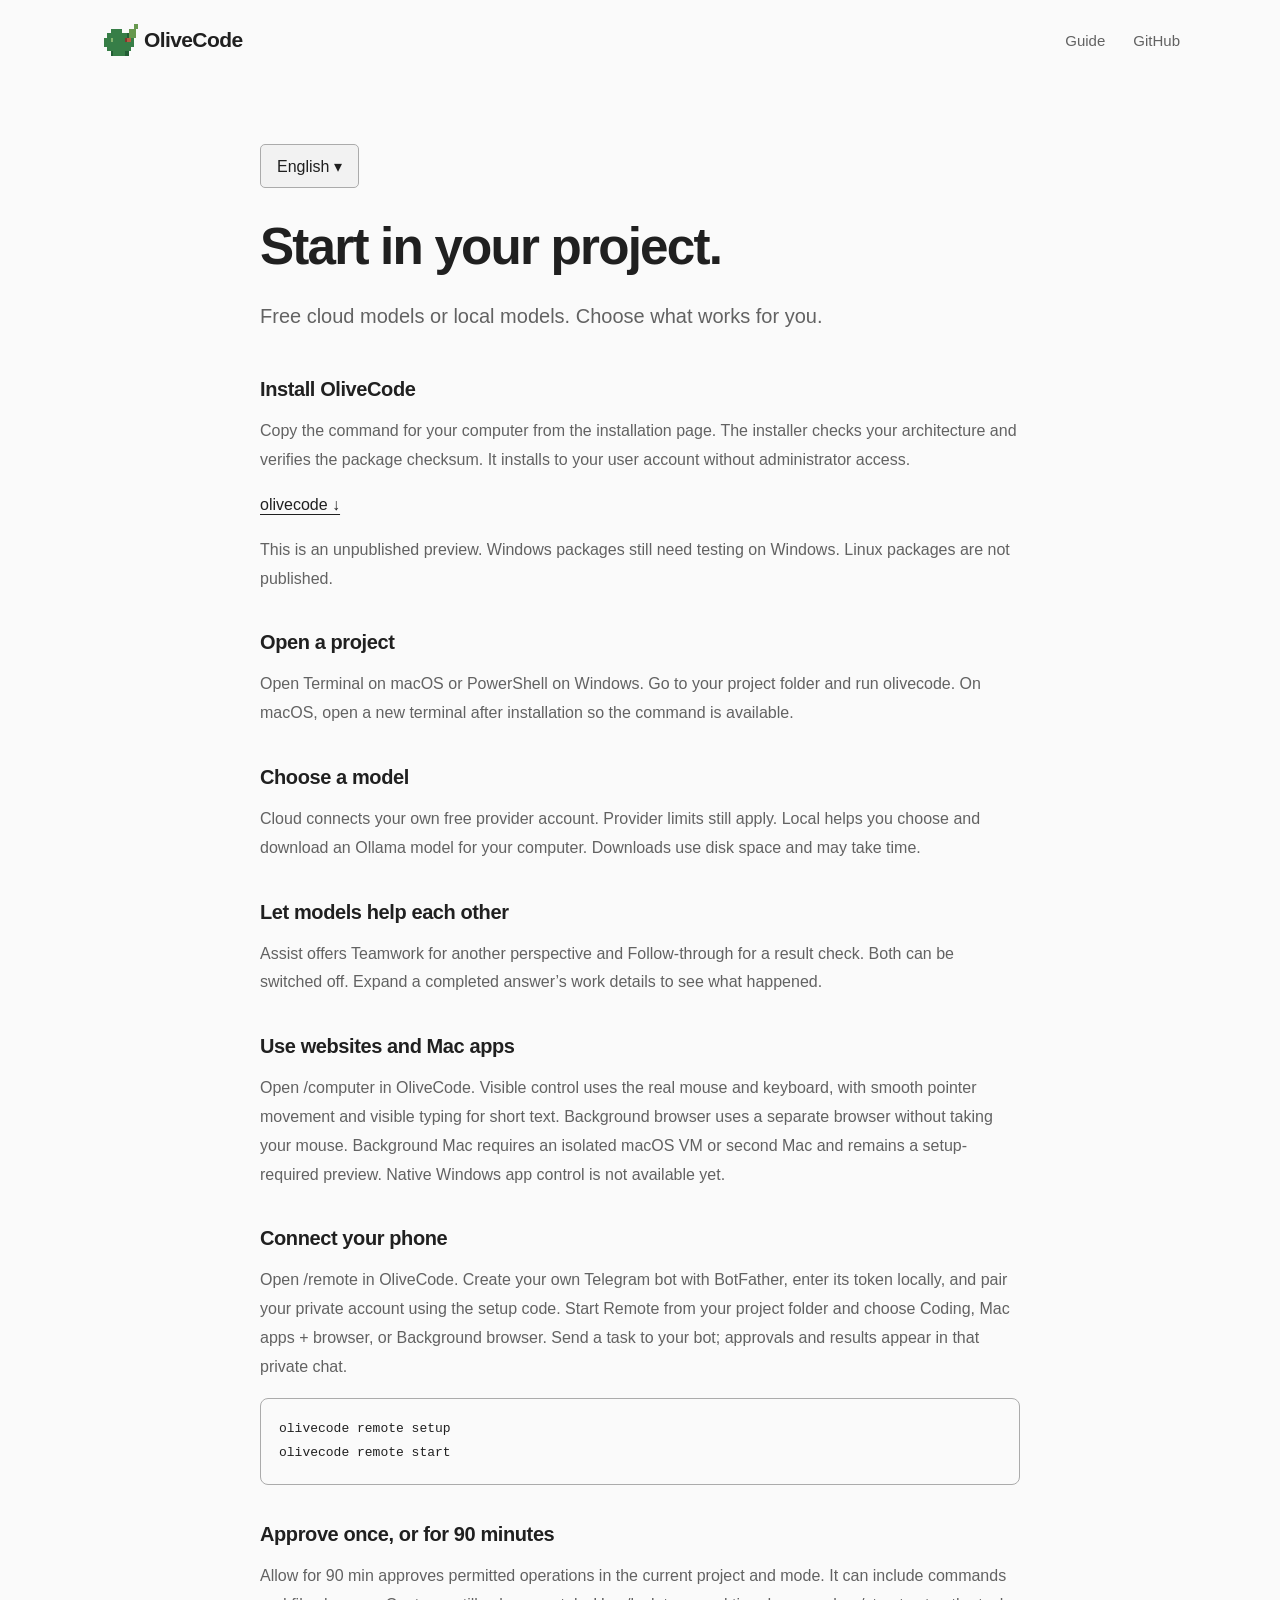
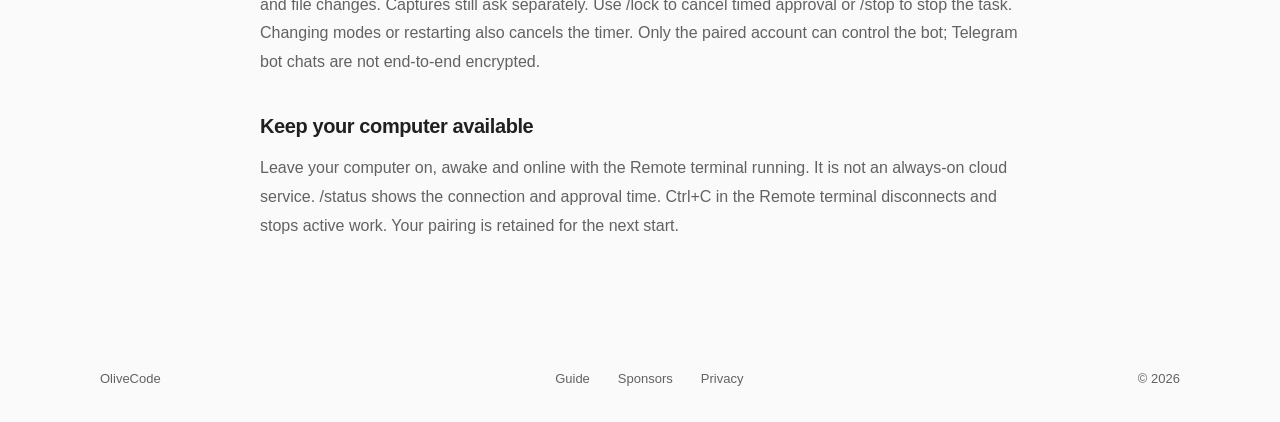
<file: projekty/olivecode/guide.html>
<!doctype html>
<html lang="en"><head><meta charset="utf-8"><meta name="viewport" content="width=device-width, initial-scale=1"><meta name="color-scheme" content="light dark"><meta name="theme-color" content="#171717" media="(prefers-color-scheme: dark)"><meta name="theme-color" content="#fafafa" media="(prefers-color-scheme: light)"><meta name="description" content="Install OliveCode and open it in your project folder."><title>Guide | OliveCode</title><link rel="icon" href="./favicon.svg" type="image/svg+xml"><link rel="stylesheet" href="./style.css"></head><body>
<a class="skip-link" href="#content">Skip to content</a>
<header class="nav shell"><a class="wordmark" href="./index.html" aria-label="OliveCode home" translate="no"><picture><source media="(prefers-color-scheme: light)" srcset="./assets/olive-light.svg"><img src="./assets/olive-dark.svg" width="38" height="32" alt=""></picture><span>OliveCode</span></a><nav aria-label="Main navigation"><a href="./guide.html">Guide</a><a href="https://github.com/BenjaminZajko/opencodeFORK">GitHub</a></nav></header>
<main id="content" class="subpage shell policy" data-guide><button type="button" id="guide-language" class="guide-language" aria-haspopup="dialog">English ▾</button><h1 data-guide-text="0">Start in your project.</h1><p class="lead" data-guide-text="1">Free cloud models or local models. Choose what works for you.</p>
<h2 data-guide-text="2">Install OliveCode</h2><p data-guide-text="3">Copy the command for your computer from the installation page. The installer checks your architecture and verifies the package checksum. It installs to your user account without administrator access.</p><p><a href="./index.html#install" class="install-guide-link" aria-label="Go to the installation command" translate="no">olivecode ↓</a></p><p data-guide-text="4">This is an unpublished preview. Windows packages still need testing on Windows. Linux packages are not published.</p>
<h2 data-guide-text="5">Open a project</h2><p data-guide-text="6">Open Terminal on macOS or PowerShell on Windows. Go to your project folder and run olivecode. On macOS, open a new terminal after installation so the command is available.</p>
<h2 data-guide-text="7">Choose a model</h2><p data-guide-text="8">Cloud connects your own free provider account. Provider limits still apply. Local helps you choose and download an Ollama model for your computer. Downloads use disk space and may take time.</p>
<h2 data-guide-text="9">Let models help each other</h2><p data-guide-text="10">Assist offers Teamwork for another perspective and Follow-through for a result check. Both can be switched off. Expand a completed answer’s work details to see what happened.</p>
<h2 id="computer" data-guide-text="11">Use websites and Mac apps</h2><p data-guide-text="12">Open /computer in OliveCode. Visible control uses the real mouse and keyboard, with smooth pointer movement and visible typing for short text. Background browser uses a separate browser without taking your mouse. Background Mac requires an isolated macOS VM or second Mac and remains a setup-required preview. Native Windows app control is not available yet.</p>
<h2 id="remote" data-guide-text="13">Connect your phone</h2><p data-guide-text="14">Open /remote in OliveCode. Create your own Telegram bot with BotFather, enter its token locally, and pair your private account using the setup code. Start Remote from your project folder and choose Coding, Mac apps + browser, or Background browser. Send a task to your bot; approvals and results appear in that private chat.</p>
<pre class="remote-commands" aria-label="Remote setup and start commands" translate="no"><code>olivecode remote setup
olivecode remote start</code></pre>
<h2 data-guide-text="15">Approve once, or for 90 minutes</h2><p data-guide-text="16">Allow for 90 min approves permitted operations in the current project and mode. It can include commands and file changes. Captures still ask separately. Use /lock to cancel timed approval or /stop to stop the task. Changing modes or restarting also cancels the timer. Only the paired account can control the bot; Telegram bot chats are not end-to-end encrypted.</p>
<h2 data-guide-text="17">Keep your computer available</h2><p data-guide-text="18">Leave your computer on, awake and online with the Remote terminal running. It is not an always-on cloud service. /status shows the connection and approval time. Ctrl+C in the Remote terminal disconnects and stops active work. Your pairing is retained for the next start.</p>
</main>
<footer class="footer shell"><span translate="no">OliveCode</span><nav aria-label="Footer"><a href="./guide.html">Guide</a><a href="./sponsors.html">Sponsors</a><a href="./privacy.html">Privacy</a></nav><span>© <span id="year"></span></span></footer>
<script type="module" src="./site.js"></script></body></html>
</file>
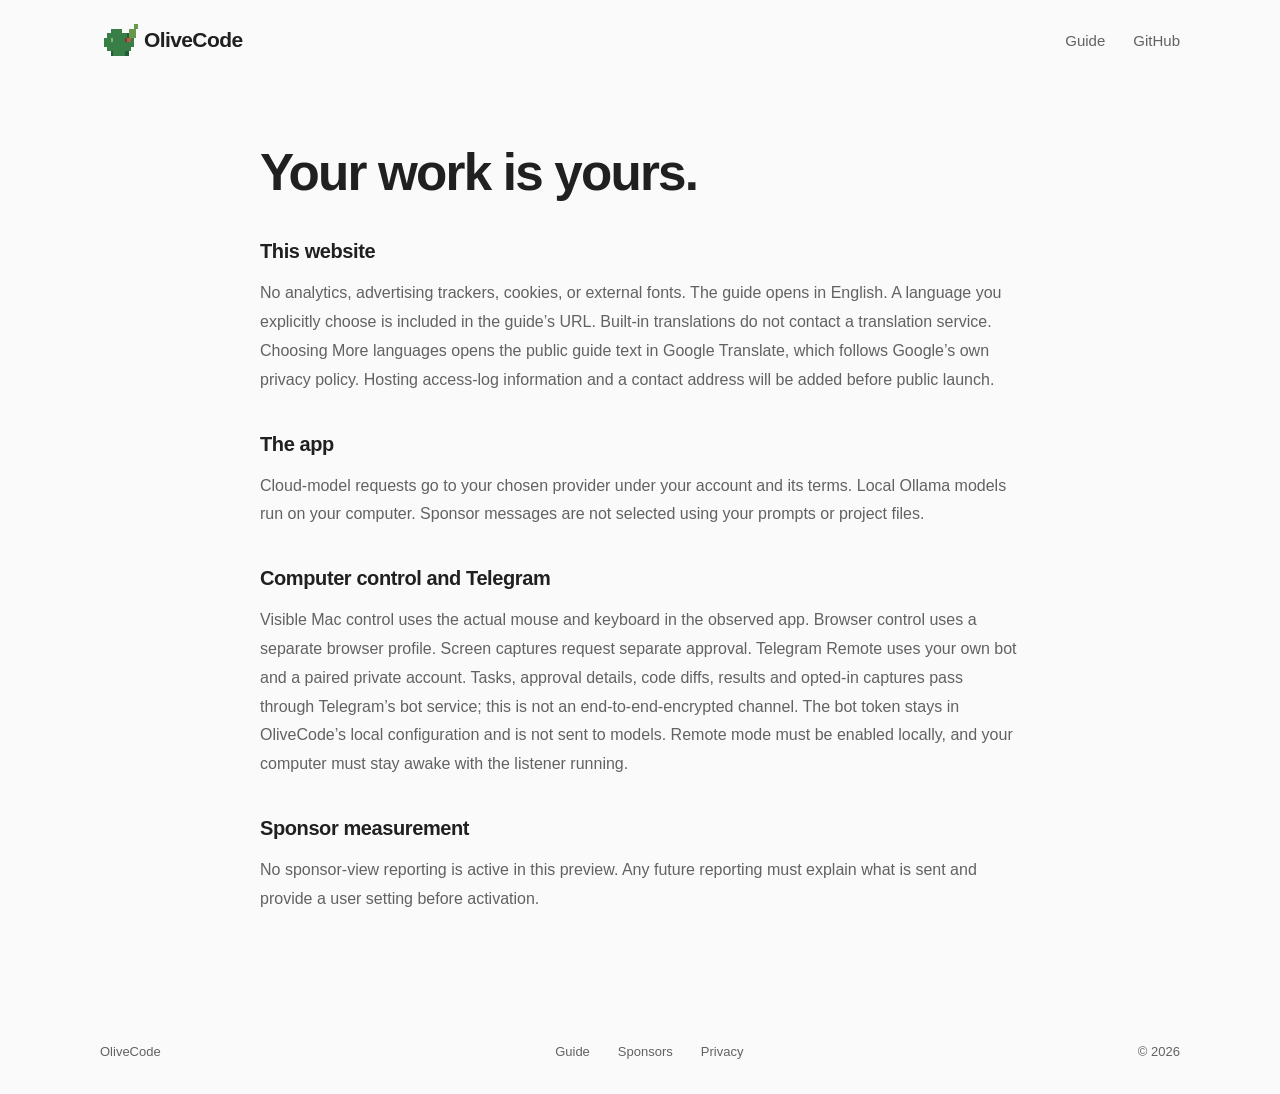
<file: projekty/olivecode/privacy.html>
<!doctype html>
<html lang="en"><head><meta charset="utf-8"><meta name="viewport" content="width=device-width, initial-scale=1"><meta name="color-scheme" content="light dark"><meta name="theme-color" content="#171717" media="(prefers-color-scheme: dark)"><meta name="theme-color" content="#fafafa" media="(prefers-color-scheme: light)"><meta name="description" content=""><title>Privacy | OliveCode</title><link rel="icon" href="./favicon.svg" type="image/svg+xml"><link rel="stylesheet" href="./style.css"></head><body>
<a class="skip-link" href="#content">Skip to content</a>
<header class="nav shell"><a class="wordmark" href="./index.html" aria-label="OliveCode home" translate="no"><picture><source media="(prefers-color-scheme: light)" srcset="./assets/olive-light.svg"><img src="./assets/olive-dark.svg" width="38" height="32" alt=""></picture><span>OliveCode</span></a><nav aria-label="Main navigation"><a href="./guide.html">Guide</a><a href="https://github.com/BenjaminZajko/opencodeFORK">GitHub</a></nav></header>
<main id="content" class="subpage shell policy"><h1>Your work is yours.</h1><h2>This website</h2><p>No analytics, advertising trackers, cookies, or external fonts. The guide opens in English. A language you explicitly choose is included in the guide’s URL. Built-in translations do not contact a translation service. Choosing More languages opens the public guide text in Google Translate, which follows Google’s own privacy policy. Hosting access-log information and a contact address will be added before public launch.</p><h2>The app</h2><p>Cloud-model requests go to your chosen provider under your account and its terms. Local Ollama models run on your computer. Sponsor messages are not selected using your prompts or project files.</p><h2>Computer control and Telegram</h2><p>Visible Mac control uses the actual mouse and keyboard in the observed app. Browser control uses a separate browser profile. Screen captures request separate approval. Telegram Remote uses your own bot and a paired private account. Tasks, approval details, code diffs, results and opted-in captures pass through Telegram’s bot service; this is not an end-to-end-encrypted channel. The bot token stays in OliveCode’s local configuration and is not sent to models. Remote mode must be enabled locally, and your computer must stay awake with the listener running.</p><h2>Sponsor measurement</h2><p>No sponsor-view reporting is active in this preview. Any future reporting must explain what is sent and provide a user setting before activation.</p></main>
<footer class="footer shell"><span translate="no">OliveCode</span><nav aria-label="Footer"><a href="./guide.html">Guide</a><a href="./sponsors.html">Sponsors</a><a href="./privacy.html">Privacy</a></nav><span>© <span id="year"></span></span></footer>
<script type="module" src="./site.js"></script></body></html>
</file>
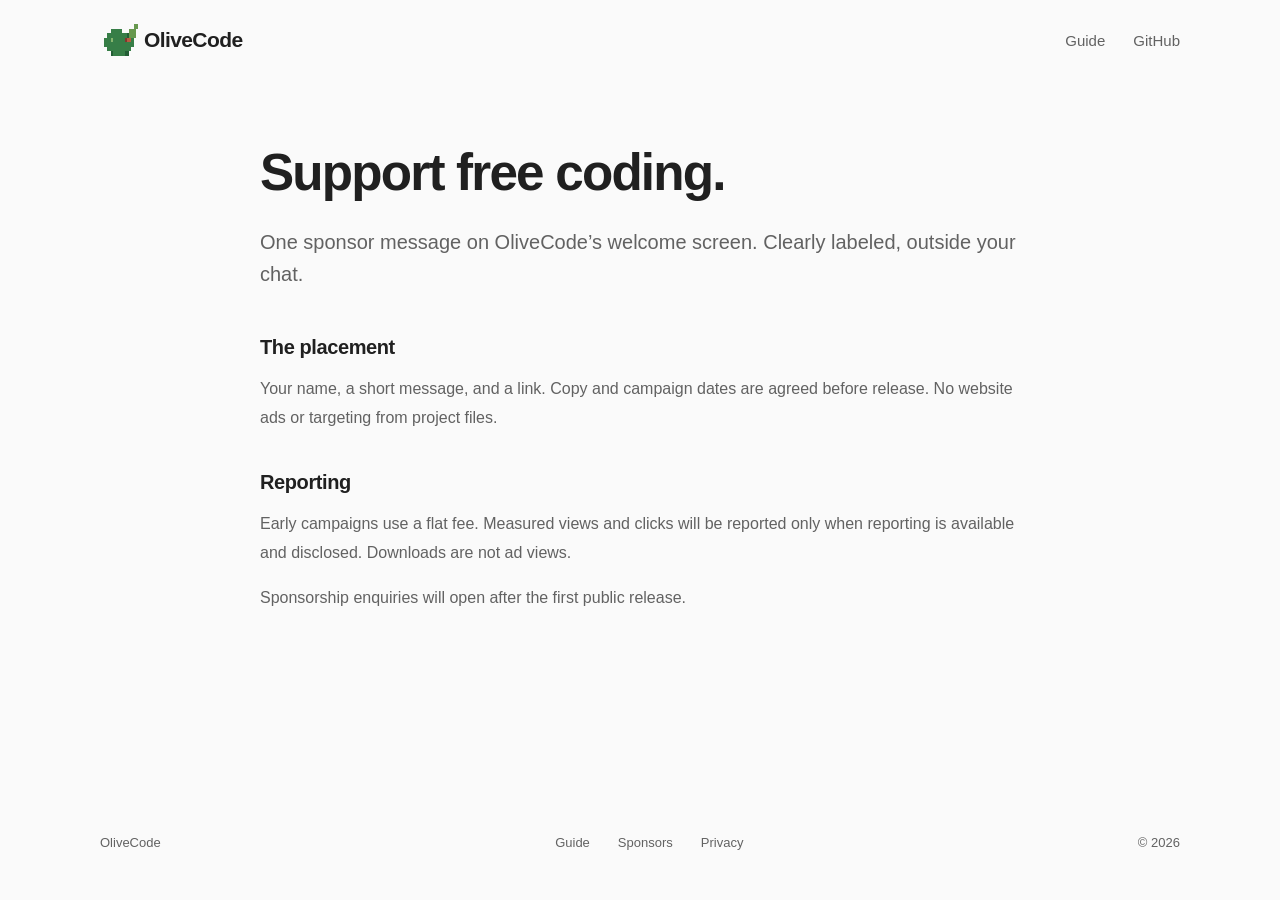
<file: projekty/olivecode/sponsors.html>
<!doctype html>
<html lang="en"><head><meta charset="utf-8"><meta name="viewport" content="width=device-width, initial-scale=1"><meta name="color-scheme" content="light dark"><meta name="theme-color" content="#171717" media="(prefers-color-scheme: dark)"><meta name="theme-color" content="#fafafa" media="(prefers-color-scheme: light)"><meta name="description" content=""><title>Sponsor OliveCode</title><link rel="icon" href="./favicon.svg" type="image/svg+xml"><link rel="stylesheet" href="./style.css"></head><body>
<a class="skip-link" href="#content">Skip to content</a>
<header class="nav shell"><a class="wordmark" href="./index.html" aria-label="OliveCode home" translate="no"><picture><source media="(prefers-color-scheme: light)" srcset="./assets/olive-light.svg"><img src="./assets/olive-dark.svg" width="38" height="32" alt=""></picture><span>OliveCode</span></a><nav aria-label="Main navigation"><a href="./guide.html">Guide</a><a href="https://github.com/BenjaminZajko/opencodeFORK">GitHub</a></nav></header>
<main id="content" class="subpage shell policy"><h1>Support free coding.</h1><p class="lead">One sponsor message on OliveCode’s welcome screen. Clearly labeled, outside your chat.</p><h2>The placement</h2><p>Your name, a short message, and a link. Copy and campaign dates are agreed before release. No website ads or targeting from project files.</p><h2>Reporting</h2><p>Early campaigns use a flat fee. Measured views and clicks will be reported only when reporting is available and disclosed. Downloads are not ad views.</p><p>Sponsorship enquiries will open after the first public release.</p></main>
<footer class="footer shell"><span translate="no">OliveCode</span><nav aria-label="Footer"><a href="./guide.html">Guide</a><a href="./sponsors.html">Sponsors</a><a href="./privacy.html">Privacy</a></nav><span>© <span id="year"></span></span></footer>
<script type="module" src="./site.js"></script></body></html>
</file>
<file: style.css>
/* Personal note, not a marketing page. System typography, real photos,
   one reading column. Project cards keep each project's own visual identity. */
:root{--surface:#fff;--ink:#282c29;--muted:#646b65;--line:#e7e9e6;--soft:#f5f6f3;--accent:#28523c;color-scheme:light;font-family:-apple-system,BlinkMacSystemFont,"Segoe UI",Helvetica,Arial,sans-serif;font-synthesis:none;background:var(--surface);color:var(--ink)}
*{box-sizing:border-box}body{margin:0;line-height:1.75;font-size:17px}body.modal-open{overflow:hidden}html{scroll-padding-top:30px}a{color:inherit;text-underline-offset:4px;text-decoration-thickness:1px}a:hover{color:var(--accent)}button{font:inherit;color:inherit;cursor:pointer;-webkit-tap-highlight-color:transparent}button:active{transform:translateY(1px)}button:focus-visible,a:focus-visible{outline:3px solid #477a54;outline-offset:5px}img{display:block;max-width:100%;height:auto}p{margin:0 0 18px}p:last-child{margin-bottom:0}h1,h2,h3{margin:0;color:var(--ink);font-weight:600;line-height:1.25;letter-spacing:-.035em}h1{font-size:38px;letter-spacing:-.045em;margin-bottom:24px}h2{font-size:25px;margin-bottom:20px}h3{font-size:18px;margin-bottom:12px;letter-spacing:-.02em}strong{font-weight:600}.shell{max-width:860px;width:calc(100% - 72px);margin-inline:auto}.prose{max-width:680px}.page-header{display:flex;justify-content:space-between;gap:20px;padding-block:32px 25px;border-bottom:1px solid var(--line);font-size:12px;color:var(--muted)}.page-header .name{font-weight:550;text-decoration:none;color:var(--ink)}.introduction{display:grid;grid-template-columns:1fr 220px;gap:55px;align-items:start;padding:64px 0 60px}.intro-copy p{font-size:17px}.hero-photo{margin:3px 0 0}.hero-photo img{width:220px;height:265px;object-fit:cover;object-position:center 42%;border-radius:10px}.hero-photo figcaption{font-size:12px;margin-top:9px;color:var(--muted)}.chapter{margin:0 0 60px}.chapter-intro{max-width:660px;margin-bottom:25px}.projects-section{padding-top:32px;border-top:1px solid var(--line)}.project-grid{display:grid;grid-template-columns:1fr 1fr;gap:20px;margin-block:26px 32px}.project{text-align:left;display:flex;flex-direction:column;min-width:0;padding:24px 24px 18px;border:1px solid transparent;border-radius:14px;overflow:hidden;transition:box-shadow .18s,transform .18s}.project:hover{box-shadow:0 5px 22px #22332214;transform:translateY(-3px)}.olive{background:#253429;color:#f5f8f0}.stelko{background:#edf1e7;color:#2c382b}.project-top{display:flex;justify-content:space-between;gap:10px;align-items:center;margin-bottom:14px}.project-top>span:first-child{font-size:25px;font-weight:600;letter-spacing:-.04em}.project-state{font-size:11px;white-space:nowrap;opacity:.8}.project>p{font-size:14px;line-height:1.65;max-width:310px;margin-bottom:22px;min-height:47px}.project-image{height:158px;overflow:hidden;border-radius:7px;background:#17261d;margin-top:auto;border:1px solid #ffffff18}.project-image img{width:100%;height:100%;object-fit:cover;object-position:top}.olive .project-image img{object-fit:contain;background:#1b2128}.project-bottom{display:flex;justify-content:space-between;align-items:center;font-size:13px;font-weight:550;margin-top:20px;min-height:28px}.project-bottom>span{font-size:20px}.earlier-project{font-size:15px;color:var(--muted)}.earlier-project h3{color:var(--muted);font-size:15px;font-weight:600}.spot-photo{margin:26px 0 28px;max-width:680px}.spot-photo button,.photo-pair button{padding:0;border:0;background:none;display:block;width:100%;border-radius:10px;overflow:hidden}.spot-photo img{width:100%;height:auto;border-radius:10px}.spot-photo button:hover img,.photo-pair button:hover img{opacity:.92}figcaption{font-size:12px;color:var(--muted);margin-top:9px}.photo-pair{display:grid;grid-template-columns:1fr 1fr;gap:18px;max-width:680px;margin-top:26px}.photo-pair figure{margin:0}.photo-pair img{width:100%;height:290px;object-fit:cover;border-radius:10px}.photo-pair figure:nth-child(2) img{object-position:60% center}.text-button{background:none;border:0;color:var(--accent);font-size:14px;padding:10px 0;min-height:44px;text-align:left;text-decoration:underline;text-underline-offset:5px}.text-button span{margin-left:12px}.gallery-button{margin-top:18px}.sign-off{border-top:1px solid var(--line);padding-top:30px;margin-top:12px;margin-bottom:60px}.signature{font-size:23px;font-weight:550;letter-spacing:-.03em;margin:22px 0 5px}.email{font-size:13px;color:var(--muted)}footer{border-top:1px solid var(--line);padding-block:22px 30px;display:flex;justify-content:space-between;gap:20px;font-size:11px;color:var(--muted)}footer a{text-decoration:none}.skip{position:fixed;top:-100px;left:15px;background:var(--surface);padding:14px;z-index:20}.skip:focus{top:10px}.sr-only{position:absolute;width:1px;height:1px;overflow:hidden;clip:rect(0,0,0,0);white-space:nowrap}
dialog{border:1px solid var(--line);border-radius:16px;background:var(--surface);color:var(--ink);padding:0;width:700px;max-width:calc(100% - 32px);max-height:90dvh;overscroll-behavior:contain;box-shadow:0 24px 80px #10231925}dialog::backdrop{background:#1d271fb8}.dialog-close{position:absolute;top:14px;right:14px;width:44px;height:44px;display:grid;place-items:center;border:1px solid var(--line);border-radius:50%;background:var(--surface);color:var(--ink);font-size:25px;line-height:1;z-index:2}.dialog-close:hover{background:var(--soft)}.modal-body{padding:48px 44px 36px}.modal-body h2{font-size:32px;margin:0 0 22px}.modal-body .eyebrow{font-size:12px;color:var(--muted);margin-bottom:12px}.modal-body .modal-lead{font-size:18px;line-height:1.6;margin-bottom:20px}.modal-body p{font-size:16px}.modal-body h3{margin:28px 0 12px;font-size:18px}.modal-body .cover{width:100%;height:auto;margin:25px 0;border:1px solid var(--line);border-radius:8px}.primary{display:inline-flex;justify-content:center;align-items:center;padding:12px 18px;min-height:46px;gap:15px;background:var(--accent);color:white;border:1px solid var(--accent);border-radius:8px;text-decoration:none;font-size:14px;font-weight:550;white-space:nowrap}.primary:hover{background:#1e432f;color:white}.modal-body .primary{margin-top:20px}.modal-body .note{font-size:12px;color:var(--muted);margin:12px 0 0}.leave-content{padding:55px 35px 35px}.leave-content h2{font-size:25px;margin-bottom:18px}.leave-content p{font-size:15px}.leave-content .muted{font-size:12px;color:var(--muted)}.leave-actions{display:flex;gap:25px;align-items:center;margin-top:25px}#leave-dialog{width:500px}.gallery-modal{padding:52px 28px 28px}.gallery-modal h2{font-size:26px}.gallery-modal>p{font-size:14px;color:var(--muted);margin:12px 0 24px}.gallery-thumbs{display:grid;grid-template-columns:repeat(3,1fr);gap:12px}.gallery-thumbs button{border:0;padding:0;border-radius:8px;background:var(--soft);overflow:hidden}.gallery-thumbs img{height:160px;width:100%;object-fit:cover}.gallery-thumbs button:hover{opacity:.8}#photo-dialog{background:#141915;color:#fff;width:1000px;max-width:calc(100% - 24px)}.lightbox{padding:65px 24px 14px}.lightbox>img{width:100%;height:70dvh;object-fit:contain}.lightbox-footer{display:flex;justify-content:space-between;align-items:center;gap:18px;padding-top:14px}.lightbox-footer button{border:1px solid #ffffff55;border-radius:50%;background:none;color:white;width:44px;height:44px;flex:none;font-size:20px}.lightbox-footer p{font-size:12px;color:#e3e8e1;margin:0}
@media(max-width:767px){.shell{width:calc(100% - 40px);max-width:600px}.page-header{padding-block:20px;font-size:11px}.introduction{grid-template-columns:1fr 140px;gap:25px;padding-block:40px}h1{font-size:31px}.intro-copy p{font-size:16px}.hero-photo img{width:140px;height:185px}.hero-photo figcaption{font-size:11px}.chapter{margin-bottom:44px}h2{font-size:23px}body{font-size:16px}.project{padding:19px 18px 14px}.project-top{flex-wrap:wrap;gap:4px}.project-top>span:first-child{font-size:24px}.project-state{font-size:10px}.project>p{font-size:13px;min-height:65px}.project-image{height:130px}.project-grid{gap:14px}.project-bottom{font-size:12px}.earlier-project{font-size:14px}.photo-pair img{height:250px}.sign-off{margin-bottom:40px}footer{font-size:10px}.modal-body{padding:60px 25px 28px}.modal-body h2{font-size:29px}.modal-body p{font-size:16px}.leave-content{padding:60px 25px 28px}.leave-actions{gap:18px;flex-wrap:wrap}.gallery-thumbs{grid-template-columns:repeat(2,1fr)}.lightbox{padding:60px 12px 12px}.lightbox>img{height:65dvh}.lightbox-footer{gap:10px}.lightbox-footer p{font-size:11px}}
@media(max-width:520px){.introduction{grid-template-columns:1fr;gap:22px;padding-bottom:34px}.hero-photo{display:flex;gap:14px;align-items:end;margin:0}.hero-photo img{width:130px;height:155px}.hero-photo figcaption{margin-bottom:3px}.intro-copy h1{font-size:32px}.intro-copy p{max-width:45ch}.project-grid{grid-template-columns:1fr;gap:16px;margin-top:22px}.project-top{flex-wrap:nowrap}.project>p{font-size:14px;min-height:0;max-width:100%}.project-image{height:auto;aspect-ratio:1.9}.project-bottom{font-size:13px;margin-top:14px}.project{padding:22px 22px 16px}.photo-pair{gap:12px}.photo-pair img{height:220px}figcaption{font-size:11px}footer{align-items:start}footer span{max-width:220px}.gallery-thumbs img{height:155px}}
@media(prefers-color-scheme:dark){:root{--surface:#191c19;--ink:#e3e8e1;--muted:#a6afa4;--line:#343b32;--soft:#242b23;--accent:#a7c5a5;color-scheme:dark}.primary{background:#35543a;border-color:#35543a;color:#fff}.primary:hover{background:#45694b}.stelko{background:#dce5d1}.olive{background:#253429}.project:hover{box-shadow:0 5px 22px #0003}}
@media(prefers-reduced-motion:reduce){*,*::before,*::after{transition:none!important;animation:none!important}}
@media(prefers-contrast:more){:root{--muted:var(--ink);--line:var(--ink)}.project-state{opacity:1}}
@media print{button,dialog,footer{display:none}.shell{width:100%;max-width:none}.introduction{padding:10px 0}.chapter{margin-bottom:25px}.project-grid{display:none}.hero-photo img{width:120px;height:160px}.spot-photo img{max-height:250px;object-fit:contain}.photo-pair img{height:180px}}

/* Refined opening: more generous portrait, calmer display spacing. */
.introduction{grid-template-columns:1fr 250px;gap:48px;align-items:center}
.intro-copy h1{font-size:42px;line-height:1.13;letter-spacing:-.045em;font-weight:650;max-width:13ch}
.hero-photo{margin:0}.hero-photo img{width:250px;height:290px;object-position:50% 30%;border-radius:12px}
.contact-links{display:flex;flex-wrap:wrap;gap:10px 26px;margin-top:10px;font-size:13px;color:var(--muted)}.contact-links a{padding-block:8px;min-height:40px;display:inline-flex;align-items:center}
@media(max-width:767px){.introduction{grid-template-columns:1fr 190px;gap:28px}.intro-copy h1{font-size:34px}.hero-photo img{width:190px;height:240px}}
@media(max-width:520px){.introduction{grid-template-columns:1fr;gap:24px}.hero-photo{display:block}.hero-photo img{width:185px;height:215px}.intro-copy h1{font-size:37px}.hero-photo figcaption{margin-top:9px}}
</file>
<file: projekty/olivecode/style.css>
/* OliveCode: neutral surfaces; colour belongs to the existing pixel brand. */
:root { color-scheme: light dark; --surface:#171717; --panel:#202020; --text:#f0f0f0; --muted:#ababab; --accent:#78bf78; --line:#454545; font-family:-apple-system,BlinkMacSystemFont,"Segoe UI",sans-serif; font-synthesis:none; }
* { box-sizing:border-box; }
body { margin:0; background:var(--surface); color:var(--text); }
a { color:inherit; text-decoration:none; }
a:hover { color:var(--accent); }
button,input { font:inherit; }
button,a,input,summary { touch-action:manipulation; -webkit-tap-highlight-color:transparent; }
:focus-visible { outline:2px solid var(--accent); outline-offset:5px; }
.shell { width:min(1080px,calc(100% - 64px)); margin-inline:auto; }
.nav { min-height:80px; display:flex; justify-content:space-between; align-items:center; gap:24px; }
.wordmark { display:inline-flex; align-items:center; gap:6px; font-size:21px; font-weight:550; letter-spacing:-.6px; }
.wordmark picture { display:flex; }
.nav nav,.footer nav { display:flex; gap:28px; }
.nav a,.footer a { min-height:44px; display:inline-flex; align-items:center; }
.nav nav { font-size:15px; color:var(--muted); }
.install-hero { padding-block:72px 70px; text-align:center; scroll-margin-top:24px; }
h1 { margin:0; font-weight:550; letter-spacing:-.035em; line-height:1.14; text-wrap:balance; }
.hero-logo { display:block; width:min(760px,85%); height:auto; margin-inline:auto; }
.intro { margin:34px 0 46px; font-size:clamp(22px,2.4vw,30px); font-weight:400; letter-spacing:-.025em; line-height:1.4; text-wrap:balance; }
.installer { text-align:left; max-width:1000px; margin-inline:auto; background:var(--panel); border:1px solid var(--line); border-radius:4px; }
.installer-bar { display:flex; justify-content:space-between; align-items:center; gap:20px; min-height:60px; padding-inline:26px; border-bottom:1px solid var(--line); }
.os-switch { border:0; padding:0; margin:0; display:flex; gap:30px; }
.os-switch label { position:relative; cursor:pointer; }
.os-switch input { position:absolute; inset:0; width:100%; height:100%; opacity:0; margin:0; }
.os-switch span { display:flex; align-items:center; min-height:60px; padding-inline:3px; border-bottom:2px solid transparent; color:var(--muted); font-size:15px; }
.os-switch input:checked+span { color:var(--text); border-bottom-color:var(--text); }
.os-switch input:focus-visible+span { outline:2px solid var(--accent); outline-offset:4px; }
.os-switch label:hover span { color:var(--text); }
.shell-label { color:var(--muted); font-size:13px; }
.command-row { display:flex; align-items:center; gap:16px; padding:28px 26px 20px; }
code,#prompt-sign { font-family:"SFMono-Regular",Consolas,"Liberation Mono",monospace; }
#prompt-sign { color:var(--muted); font-size:18px; }
#install-command { font-size:clamp(14px,1.55vw,20px); line-height:1.65; overflow-wrap:anywhere; flex:1; min-width:0; }
#copy-command { flex:none; min-width:64px; min-height:44px; padding:10px 14px; border:1px solid var(--line); border-radius:4px; background:transparent; color:var(--text); font-size:14px; cursor:pointer; white-space:nowrap; transition:background-color .15s,color .15s,border-color .15s; }
#copy-command:hover:not(:disabled) { background:var(--text); color:var(--surface); border-color:var(--text); }
#copy-command:active:not(:disabled) { transform:translateY(1px); }
#copy-command:disabled { cursor:default; color:var(--muted); }
.install-status { margin:0; padding:0 26px 22px; color:var(--muted); font-size:13px; line-height:1.6; }
.next-step { margin:27px 0 8px; color:var(--muted); font-size:15px; line-height:1.8; }
.next-step code { color:var(--text); }
.guide-link { display:inline-flex; align-items:center; min-height:44px; color:var(--muted); font-size:13px; text-decoration:underline; text-underline-offset:4px; }
.footer { display:flex; align-items:center; flex-wrap:wrap; gap:24px; color:var(--muted); font-size:13px; padding-block:20px; }
.footer nav { margin-inline:auto; }
.skip-link { position:absolute; top:-100px; left:20px; z-index:10; background:var(--panel); padding:14px; }
.skip-link:focus { top:12px; }
.sr-only { position:absolute; width:1px; height:1px; padding:0; margin:-1px; overflow:hidden; clip:rect(0,0,0,0); white-space:nowrap; border:0; }
.subpage { min-height:calc(100dvh - 180px); padding-block:64px 80px; }
.policy { max-width:760px; }
.subpage h1 { font-size:clamp(34px,4vw,52px); }
.subpage .lead { font-size:20px; line-height:1.6; color:var(--muted); margin-block:24px 46px; }
.policy h2 { margin:38px 0 12px; font-size:20px; font-weight:550; letter-spacing:-.02em; }
.policy p { color:var(--muted); line-height:1.8; font-size:16px; }
.policy p a { color:var(--text); text-decoration:underline; text-underline-offset:4px; }
@media (prefers-color-scheme:light) { :root { --surface:#fafafa; --panel:#f2f2f2; --text:#202020; --muted:#626262; --accent:#2f713e; --line:#ababab; } }
@media (max-width:640px) {
 .shell { width:calc(100% - 36px); }
 .nav { min-height:72px; gap:14px; }
 .wordmark { font-size:19px; }
 .wordmark img { width:32px; height:auto; }
 .nav nav { gap:18px; font-size:14px; }
 .install-hero { padding-block:54px 46px; }
 .hero-logo { width:100%; }
 .intro { font-size:23px; margin:28px 0 34px; }
 .installer-bar { padding-inline:18px; }
 .os-switch { gap:22px; }
 .command-row { padding:24px 18px 17px; gap:10px; align-items:flex-start; }
 #copy-command { min-width:54px; padding-inline:8px; }
 #install-command { font-size:14px; }
 .install-status { padding-inline:18px; }
 .next-step { font-size:14px; margin-top:24px; }
 .footer { justify-content:center; gap:12px 22px; }
 .footer nav { order:-1; width:100%; justify-content:center; margin:0; gap:24px; }
 .subpage { padding-block:48px 56px; }
}
@media (max-width:360px) { .shell-label { display:none; } .nav nav { gap:12px; } .wordmark { gap:2px; font-size:18px; } }
@media (prefers-reduced-motion:reduce) { #copy-command { transition:none; } #copy-command:active:not(:disabled) { transform:none; } }
@media (forced-colors:active) { .os-switch input:checked+span { border-color:Highlight; } .installer,#copy-command { border-color:ButtonText; } }

/* An open grove, with a quiet centre for the useful part of the page. */
.grove-stage { position:relative; isolation:isolate; min-height:calc(100svh - 155px); overflow:clip; }
.grove-art { position:absolute; inset:0; z-index:-1; overflow:hidden; pointer-events:none; }
.grove-trees { width:100%; height:100%; object-fit:cover; object-position:center bottom; transform:scale(1.025); }
#grove-canvas { position:absolute; inset:0; width:100%; height:100%; }
.grove-stage .install-hero { max-width:850px; padding-block:100px 150px; }
.grove-stage .hero-logo { width:min(640px,84%); }
.grove-stage .intro { font-family:Georgia,"Times New Roman",serif; font-size:clamp(25px,3vw,38px); letter-spacing:-.035em; margin-block:32px 40px; }
.grove-stage .installer { background:var(--panel); box-shadow:0 12px 40px #00000016; border-radius:8px; }
.grove-stage .next-step,.grove-stage .guide-link { background:var(--surface); border-radius:4px; }
.grove-stage .next-step { width:fit-content; margin-inline:auto; padding-inline:8px; }
.grove-stage .guide-link { padding-inline:10px; }
@media (prefers-reduced-motion:no-preference) {
 .grove-stage h1 { animation:arrive .8s both; }
 .grove-stage .intro { animation:arrive .8s .1s both; }
 .grove-stage .installer { animation:arrive .8s .2s both; }
 @keyframes arrive { from { opacity:0; transform:translateY(12px); } to { opacity:1; transform:translateY(0); } }
}
@media (max-width:1000px) {
 .grove-stage .install-hero { max-width:760px; padding-top:82px; }
 .grove-trees { opacity:.7; }
}
@media (max-width:640px) {
 .grove-stage { min-height:760px; }
 .grove-stage .install-hero { padding-block:50px 210px; }
 .grove-stage .hero-logo { width:100%; }
 .grove-stage .intro { font-size:27px; margin-block:27px 32px; }
 .grove-trees { object-fit:contain; object-position:center bottom; opacity:1; }
 .grove-art { top:470px; }
 #grove-canvas { height:100%; }
 .grove-stage .next-step { font-size:14px; }
}
@media (forced-colors:active) { .grove-art { display:none; } }

/* Match the approved grove study without shrinking the useful controls. */
body:has(.grove-stage) .nav { position:relative; z-index:2; }
body:has(.grove-stage) .nav { width:min(850px,calc(100% - 64px)); }
.grove-stage { margin-top:-80px; min-height:calc(100svh - 75px); }
.grove-stage .install-hero { padding-top:180px; }
.grove-stage .intro { font-weight:400; }
.grove-stage .installer { padding:12px; }
.grove-stage .installer-bar { padding:0; min-height:48px; border:0; }
.grove-stage .shell-label { display:none; }
.grove-stage .os-switch { width:100%; gap:6px; }
.grove-stage .os-switch label { flex:1; }
.grove-stage .os-switch span { min-height:48px; justify-content:center; border:1px solid var(--line); border-radius:5px; }
.grove-stage .os-switch input:checked+span { background:var(--line); color:var(--text); border-color:var(--muted); }
.grove-stage .command-row { margin-top:12px; border:1px solid var(--line); border-radius:5px; padding:22px 20px; }
.grove-stage .install-status { padding:12px 8px 2px; }
@media (prefers-color-scheme:dark) {
 .grove-stage .installer { background:#202020e8; box-shadow:0 14px 45px #00000030; }
 .grove-stage .next-step,.grove-stage .guide-link { background:#171717ed; }
 .grove-stage .os-switch input:checked+span { background:#353535; }
 .grove-stage .command-row { background:#17171780; }
}
@media (max-width:1000px) and (min-width:641px) { .grove-stage .install-hero { padding-top:162px; } }
@media (max-width:640px) {
 body:has(.grove-stage) .nav { width:calc(100% - 36px); }
 .grove-stage { margin-top:-72px; min-height:832px; }
 .grove-stage .install-hero { padding-top:122px; }
 .grove-art { top:542px; }
 .grove-trees { mask-image:linear-gradient(to bottom,transparent,#000 15%); }
 .grove-stage .command-row { padding:20px 12px; }
}

.product-section,.cost-section { padding-block:110px; display:grid; grid-template-columns: .85fr 1.35fr; gap:70px; align-items:center; }
.product-section h2,.cost-section h2 { font-family:Georgia,"Times New Roman",serif; font-size:clamp(34px,3.7vw,52px); font-weight:400; line-height:1.12; letter-spacing:-.04em; margin:0 0 38px; }
.benefits { margin:0; }
.benefits div+div { margin-top:28px; }
.benefits dt { font-size:18px; color:var(--text); margin-bottom:8px; }
.benefits dd { margin:0; color:var(--muted); font-size:15px; line-height:1.65; max-width:34ch; }
.product-shot { margin:0; min-width:0; }
.product-shot img { width:100%; height:auto; display:block; border:1px solid var(--line); border-radius:6px; background:#101519; }
.product-shot figcaption { color:var(--muted); font-size:12px; margin-top:14px; line-height:1.6; }
.product-shot figcaption a { display:inline-flex; align-items:center; min-height:44px; margin-inline-start:8px; text-decoration:underline; text-underline-offset:4px; }
.cost-section { border-top:1px solid var(--line); padding-block:90px; }
.cost-section p { color:var(--muted); font-size:16px; line-height:1.7; max-width:35ch; }
.cost-section .cost-context { font-size:13px; }
.cost-row+.cost-row { margin-top:27px; }
.cost-row>div:first-child { display:flex; align-items:baseline; justify-content:space-between; gap:16px; font-size:16px; }
.cost-row strong { font-size:25px; font-weight:400; white-space:nowrap; }
.cost-row small { font-size:12px; color:var(--muted); }
.cost-track { position:relative; height:5px; background:var(--line); margin-top:14px; border-radius:5px; }
.cost-track span { display:block; width:var(--amount); height:100%; border-radius:5px; background:var(--muted); }
.our-cost { color:var(--accent); }
.our-cost .cost-track i { display:block; width:7px; height:7px; border-radius:50%; position:absolute; top:-1px; background:var(--accent); }
.cost-section .chart-note,.cost-section .chart-sources { max-width:none; font-size:12px; line-height:1.6; margin-top:25px; }
.cost-section .chart-sources { margin-top:8px; }
.chart-sources a { text-decoration:underline; text-underline-offset:3px; }
.closing-link { padding:0 0 65px; text-align:center; }
.closing-link a { display:inline-flex; min-height:44px; align-items:center; color:var(--accent); }
.guide-language { background:var(--panel); border:1px solid var(--line); color:var(--text); border-radius:5px; min-height:44px; padding:8px 16px; margin-bottom:30px; cursor:pointer; }
.language-dialog { background:var(--surface); color:var(--text); border:1px solid var(--line); border-radius:12px; padding:26px; width:min(520px,calc(100% - 32px)); max-height:calc(100dvh - 40px); overflow:auto; }
.language-dialog::backdrop { background:#0009; }
.language-heading { display:flex; gap:16px; align-items:center; justify-content:space-between; margin-bottom:20px; }
.language-heading h2 { margin:0; font-size:23px; font-weight:450; letter-spacing:-.03em; }
.dialog-close { background:transparent; color:var(--muted); border:0; min-height:44px; min-width:44px; font-size:28px; cursor:pointer; }
.language-dialog input { width:100%; padding:12px; border:1px solid var(--line); border-radius:5px; background:var(--panel); color:var(--text); min-height:44px; }
.language-list { display:grid; grid-template-columns:repeat(2,minmax(0,1fr)); gap:8px; margin-block:18px; }
.language-list button { text-align:start; background:var(--panel); color:var(--text); padding:12px 14px; border:1px solid transparent; border-radius:5px; min-height:46px; cursor:pointer; }
.language-list button[aria-pressed="true"] { border-color:var(--accent); }
.language-list button:hover { border-color:var(--muted); }
.language-list button[hidden],.language-empty[hidden] { display:none; }
.language-more { display:inline-flex; min-height:44px; align-items:center; color:var(--accent); font-size:14px; text-decoration:underline; text-underline-offset:4px; }
.language-note,.language-empty { color:var(--muted); font-size:12px; line-height:1.6; margin-bottom:0; }
@media (prefers-reduced-motion:no-preference) {
 .reveal-ready { opacity:0; transform:translateY(18px); transition:opacity .65s,transform .65s; }
 .reveal-ready.revealed { opacity:1; transform:translateY(0); }
}
@media (max-width:850px) {
 .product-section,.cost-section { grid-template-columns:1fr; gap:35px; padding-block:65px; }
 .benefits { display:grid; grid-template-columns:repeat(3,minmax(0,1fr)); gap:24px; }
 .benefits div+div { margin-top:0; }
 .product-section h2 br { display:none; }
 .cost-section h2 { margin-bottom:25px; }
}
@media (max-width:640px) {
 .product-section,.cost-section { padding-block:50px; }
 .benefits { grid-template-columns:1fr; gap:22px; }
 .benefits dd { max-width:none; }
 .language-dialog { padding:20px; }
 .language-heading h2 { font-size:21px; }
 .cost-row>div:first-child { font-size:14px; }
 .cost-row strong { font-size:22px; }
 .closing-link { padding-bottom:35px; }
}

/* The same grove continues into the product story, rather than ending at the hero. */
.botanical-chapter { position:relative; isolation:isolate; overflow:clip; color:#f0f0f0; background:#171717; --text:#f0f0f0; --muted:#bcbcb7; --accent:#9ac784; --line:#555650; }
.chapter-art { position:absolute; inset:0; width:100%; height:100%; object-fit:cover; z-index:-1; pointer-events:none; }
.product-section { display:block; padding-block:90px 65px; }
.product-inner { max-width:1120px; }
.product-copy { text-align:center; }
.product-section h2,.flow-chapter h2 { font-family:Georgia,"Times New Roman",serif; font-size:clamp(36px,4.5vw,64px); font-weight:400; line-height:1.08; letter-spacing:-.045em; margin:0 0 22px; }
.product-section h2 span { white-space:nowrap; }
.chapter-lead { font-size:clamp(18px,1.9vw,24px); line-height:1.5; margin:0; color:#eeeae0; text-wrap:balance; }
.chapter-detail { color:var(--muted); font-size:15px; line-height:1.7; margin:14px 0 0; text-wrap:balance; }
.product-shot { width:min(840px,92%); margin:45px auto 30px; }
.product-shot img { border-color:#64685e; border-radius:8px; box-shadow:0 24px 45px #0008; }
.product-shot figcaption { text-align:center; background:#171717ee; width:fit-content; margin:12px auto 0; padding-inline:12px; border-radius:4px; }
.product-section .benefits { display:grid; grid-template-columns:repeat(3,minmax(0,1fr)); gap:32px; padding:26px 30px; background:#171717ed; border-radius:6px; }
.product-section .benefits div+div { margin:0; border-inline-start:1px solid var(--line); padding-inline-start:28px; }
.product-section .benefits dt { font-family:Georgia,"Times New Roman",serif; font-size:22px; }
.product-section .benefits dd { max-width:none; font-size:14px; }
.flow-chapter { padding-block:95px 55px; }
.flow-chapter .chapter-art { object-position:right center; mask-image:linear-gradient(to bottom,#000 55%,#0003 82%,transparent); }
.flow-story { width:min(760px,75%); }
.flow-story .chapter-lead { font-size:22px; max-width:35ch; }
.flow-story .chapter-detail { max-width:53ch; }
.model-route { margin:38px 0 28px; position:relative; }
.model-route ol { display:flex; justify-content:space-between; gap:20px; list-style:none; padding:0; margin:0; }
.model-route li { width:30%; text-align:center; line-height:1.5; font-size:16px; position:relative; }
.route-node { display:block; width:58px; height:58px; margin:0 auto 16px; border:1px solid #8c9386; border-radius:50%; background:#1b221d; position:relative; }
.route-node::after { content:''; width:12px; height:12px; background:var(--accent); border-radius:50%; position:absolute; top:22px; left:22px; }
.route-node.waiting { background:#25231c; }
.route-node.waiting::after { background:#c6b389; border-radius:2px; transform:rotate(45deg); }
.route-node.next { border-color:var(--accent); background:#2d3927; }
.route-line { position:absolute; top:-12px; left:0; width:100%; height:80px; overflow:visible; }
.route-line path { fill:none; stroke:#89927f; stroke-width:1; }
.model-route figcaption { margin-top:25px; font-size:12px; color:var(--muted); line-height:1.65; max-width:53ch; }
.local-note { border-inline-start:2px solid var(--accent); padding-inline-start:18px; margin-top:30px; }
.local-note strong { font-weight:450; font-size:16px; }
.local-note p { color:var(--muted); font-size:14px; line-height:1.7; margin:6px 0 0; }
.flow-chapter .cost-section { margin-top:60px; padding:45px 0 0; grid-template-columns:.75fr 1.25fr; gap:70px; }
.flow-chapter h2.free-price { color:var(--accent); font-size:clamp(100px,12vw,170px); margin:0; line-height:1; }
.flow-chapter .free-label { font-family:Georgia,"Times New Roman",serif; font-size:25px; color:var(--text); margin:15px 0; }
.flow-chapter .cost-chart { background:#171717ed; padding:28px; border-radius:6px; }
.flow-chapter .chart-note { margin-top:23px; }
@media (prefers-reduced-motion:no-preference) {
 .product-shot a img { transition:transform .5s; }
 .product-shot a:hover img,.product-shot a:focus-visible img { transform:translateY(-4px); }
}
@media (max-width:850px) {
 .flow-story { width:100%; }
 .flow-chapter .chapter-art { opacity:.35; }
 .flow-chapter .cost-section { grid-template-columns:.65fr 1.35fr; gap:30px; }
 .product-section .benefits { padding:22px; gap:20px; }
 .product-section .benefits div+div { padding-inline-start:20px; }
}
@media (max-width:640px) {
 .product-section,.flow-chapter { padding-block:55px 40px; }
 .product-section h2 span { display:block; }
 .product-section .chapter-art { opacity:.55; object-position:center; }
 .product-shot { width:100%; margin-top:30px; }
 .product-shot figcaption { font-size:11px; padding:8px; }
 .product-section .benefits { grid-template-columns:1fr; gap:20px; padding:20px; }
 .product-section .benefits div+div { border-inline-start:0; border-top:1px solid var(--line); padding:18px 0 0; }
 .flow-story .chapter-lead { font-size:20px; }
 .model-route li { font-size:13px; }
 .model-route ol { gap:12px; }
 .route-node { width:44px; height:44px; }
 .route-node::after { top:16px; left:16px; width:10px; height:10px; }
 .route-line { top:-19px; }
 .flow-chapter .cost-section { grid-template-columns:1fr; gap:25px; margin-top:35px; padding-top:30px; }
 .flow-chapter .cost-chart { padding:20px; }
}

/* Product cues and a common-scale subscription comparison. */
.product-section .chapter-art { opacity:.78; }
.flow-chapter .chapter-art { opacity:.7; }
.task-example { display:flex; align-items:center; gap:20px; width:min(840px,92%); margin:0 auto 32px; padding:18px 22px; background:#111718f5; border:1px solid #45514a; border-radius:6px; box-shadow:0 12px 30px #0004; }
.task-example>span:first-child { color:#9ac784; font-size:12px; white-space:nowrap; }
.task-example code { color:#edece8; font-size:14px; line-height:1.6; }
.task-arrow { margin-inline-start:auto; color:#9ac784; }
.flow-chapter .cost-section { display:block; padding-top:70px; margin-top:70px; }
.cost-heading { margin-bottom:35px; }
.cost-heading .cost-context { max-width:65ch; margin-top:14px; }
.cost-heading h2 span { white-space:nowrap; }
.comparison { --label-width:270px; --value-width:135px; margin:0; padding:38px; border:1px solid #3d423d; border-radius:16px; background:#151717f5; box-shadow:0 20px 60px #0003; }
.comparison-rows { position:relative; }
.comparison-rows::before { content:''; position:absolute; top:0; bottom:0; left:var(--label-width); right:var(--value-width); border-left:1px solid #616960; border-right:1px solid #3c423b; background:repeating-linear-gradient(to right,transparent 0,transparent calc(25% - 1px),#363c36 calc(25% - 1px),#363c36 25%); pointer-events:none; }
.comparison-row { display:grid; grid-template-columns:var(--label-width) minmax(0,1fr); gap:0; align-items:center; min-height:104px; }
.comparison-label { display:flex; gap:16px; align-items:center; padding-inline-end:20px; }
.comparison-label strong { display:block; font-size:20px; font-weight:500; line-height:1.3; }
.comparison-label small { display:block; color:#b4b9b1; font-size:12px; line-height:1.6; margin-top:5px; }
.brand-icon { display:grid; place-items:center; flex:none; width:48px; height:48px; background:#1e2221; border:1px solid #3f4640; border-radius:10px; }
.brand-icon img { filter:invert(1); }
.olive-icon img { filter:none; }
.claude-icon { background:#cc7655; border-color:#cc7655; }
.claude-icon img { filter:invert(1); }
.comparison-data { position:relative; width:calc(100% - var(--value-width)); height:42px; }
.price-bar { display:block; height:100%; width:var(--amount); border-radius:0 7px 7px 0; background:linear-gradient(90deg,#633932,#d2755d); position:relative; }
.year-price { position:absolute; inset-inline-start:calc(var(--amount) + 16px); top:50%; transform:translateY(-50%); white-space:nowrap; font-weight:500; font-size:24px; line-height:1.2; }
.year-price small { font-size:14px; color:#aaa; font-weight:400; }
.olive-row .comparison-label strong,.olive-row .year-price { color:#a9d395; }
.olive-row .price-bar { width:3px; background:#a9d395; box-shadow:0 0 20px #9ac78455; border-radius:2px; }
.comparison-axis { display:flex; justify-content:space-between; margin:10px var(--value-width) 0 var(--label-width); padding-top:12px; border-top:1px solid #505a4f; color:#a4ada0; font-size:12px; }
.comparison-axis span { transform:translateX(50%); }
.comparison-axis span:first-child { transform:translateX(-50%); }
.comparison figcaption { margin-top:30px; border-top:1px solid #343934; padding-top:20px; }
.comparison .chart-note { margin:0; max-width:90ch; }
.comparison .chart-sources { margin-bottom:0; }
@media (max-width:850px) {
 .comparison { --label-width:215px; --value-width:115px; padding:26px; }
 .comparison-label { gap:12px; }
 .comparison-label strong { font-size:17px; }
 .year-price { font-size:21px; }
 .year-price small { font-size:12px; }
 .flow-chapter .chapter-art { opacity:.3; }
}
@media (max-width:640px) {
 .task-example { width:100%; gap:12px; padding:16px; flex-wrap:wrap; }
 .task-example code { width:calc(100% - 30px); font-size:12px; }
 .task-example>span:first-child { width:100%; }
 .task-arrow { margin:0; }
 .product-section .chapter-art { opacity:.5; }
 .flow-chapter .cost-section { margin-top:45px; padding-top:45px; }
 .cost-heading h2 span { display:block; }
 .comparison { --label-width:0px; --value-width:100px; padding:20px; border-radius:12px; }
 .comparison-rows::before { display:none; }
 .comparison-row { display:block; min-height:0; padding-block:15px; }
 .comparison-row+.comparison-row { margin-top:12px; }
 .comparison-label { margin-bottom:18px; padding:0; }
 .brand-icon { width:38px; height:38px; border-radius:8px; }
 .brand-icon img { max-width:28px; max-height:28px; }
 .comparison-label strong { font-size:17px; }
 .comparison-label small { font-size:11px; }
 .comparison-data { height:28px; border-left:1px solid #616960; }
 .year-price { font-size:19px; inset-inline-start:calc(var(--amount) + 10px); }
 .comparison-axis { display:none; }
 .comparison figcaption { margin-top:12px; }
}

/* Let the grove artwork dissolve into the site's charcoal between chapters. */
.grove-stage { position:relative; }
.grove-stage::after {
 content:'';
 position:absolute;
 z-index:1;
 inset-inline:0;
 bottom:-1px;
 height:clamp(150px,24vh,280px);
 background:linear-gradient(to bottom,transparent 0%,color-mix(in srgb,var(--surface) 40%,transparent) 48%,var(--surface) 100%);
 pointer-events:none;
}
.grove-stage .install-hero { position:relative; z-index:2; }
.product-section .chapter-art,
.flow-chapter .chapter-art {
 -webkit-mask-image:linear-gradient(to bottom,transparent 0%,#000 22%,#000 80%,transparent 100%);
 mask-image:linear-gradient(to bottom,transparent 0%,#000 22%,#000 80%,transparent 100%);
}

/* A phone-to-computer vignette in the existing olive-grove story. */
.remote-chapter { padding-block:95px 80px; background:radial-gradient(ellipse at 70% 35%,#343b2b55,transparent 55%),#171717; }
.remote-layout { display:grid; grid-template-columns:1fr 1fr; align-items:center; gap:32px; }
.feature-kicker { color:#b8ceaa; font-size:12px; letter-spacing:.06em; margin:0 0 24px; }
.remote-copy h2 { font-family:Georgia,"Times New Roman",serif; font-size:clamp(40px,4.5vw,65px); line-height:1.09; letter-spacing:-.045em; font-weight:400; margin:0 0 26px; }
.remote-copy h2 em { color:#bcd4a8; font-style:normal; }
.remote-copy .chapter-detail { max-width:40ch; text-wrap:pretty; }
.feature-link { display:inline-flex; gap:28px; align-items:center; margin-top:26px; padding-block:12px; color:#e6eddf; text-decoration:underline; text-underline-offset:6px; }
.remote-requirement { color:#b3b7ad; font-size:12px; line-height:1.7; max-width:40ch; margin-top:14px; }
.remote-scene { position:relative; margin:0; min-width:0; height:590px; }
.remote-desktop { position:absolute; top:65px; left:0; width:90%; min-height:255px; border:1px solid #555e51; border-radius:12px; background:#101718; box-shadow:0 25px 65px #0005; overflow:hidden; transform:rotate(-3deg); }
.demo-titlebar { display:flex; gap:10px; align-items:center; padding:15px 18px; font:12px ui-monospace,monospace; border-bottom:1px solid #343d37; color:#d7dfd1; }
.demo-olive { color:#a8ce8c; font-size:20px; }
.demo-status { margin-left:auto; color:#b5d79f; font-size:10px; }
.demo-document { padding:25px 22px 35px; }
.document-title { color:#aeb7aa; font-size:11px; }
.demo-document p { color:#f0e9db; font:clamp(13px,1.5vw,19px) ui-monospace,monospace; margin:25px 0 30px; white-space:nowrap; }
.document-note { color:#93ac89; font:10px ui-monospace,monospace; }
.demo-caret { display:inline-block; height:1.1em; width:1px; background:#acd394; vertical-align:middle; margin-left:3px; }
.remote-phone { position:absolute; right:0; top:160px; width:235px; border:5px solid #494b42; border-radius:30px; padding:13px 13px 24px; background:#21251f; color:#eeeae0; box-shadow:0 22px 55px #0008,inset 0 0 0 1px #777a6744; transform:rotate(3deg); }
.phone-speaker { width:54px; height:5px; border-radius:5px; background:#10130f; margin:0 auto 16px; }
.phone-header { display:flex; gap:9px; align-items:center; font-size:13px; padding:0 3px 14px; border-bottom:1px solid #42483b; }
.phone-header small { display:block; color:#a6b39c; font-size:10px; margin-top:3px; }
.phone-messages { display:grid; gap:13px; padding-top:16px; }
.phone-message { font-size:12px; line-height:1.6; padding:12px; margin:0; border-radius:13px; }
.phone-message.sent { margin-left:14px; background:#3d5035; border-bottom-right-radius:3px; }
.phone-message.received { margin-right:14px; background:#30352b; border-bottom-left-radius:3px; }
.phone-approval { padding:0 9px; }
.phone-approval>span,.phone-approval small { display:block; font-size:10px; color:#bac4b0; }
.phone-approval strong { display:block; border:1px solid #6c815b; border-radius:7px; padding:9px 10px; margin-block:7px; font-size:12px; font-weight:500; color:#d4e9be; background:#34452b; }
.remote-scene figcaption { position:absolute; bottom:0; left:0; right:0; text-align:center; color:#aaaFA4; font-size:11px; line-height:1.6; }
.control-story { margin-top:65px; padding-top:45px; border-top:1px solid #3a4235; }
.control-heading { display:flex; justify-content:space-between; align-items:baseline; gap:20px; }
.control-heading h3 { font:400 clamp(25px,3vw,36px)/1.2 Georgia,serif; letter-spacing:-.025em; margin:0; }
.control-heading p { font-size:13px; color:#bcbcb7; }
.control-picker { display:flex; flex-wrap:wrap; gap:8px; border:0; padding:0; margin:28px 0 24px; }
.control-picker label { position:relative; cursor:pointer; }
.control-picker input { position:absolute; opacity:0; width:1px; height:1px; }
.control-picker span { display:block; padding:12px 19px; border:1px solid #50594a; border-radius:30px; font-size:13px; color:#bfc7b8; }
.control-picker input:checked+span { background:#d3dfc5; color:#20291b; border-color:#d3dfc5; }
.control-picker input:focus-visible+span { outline:2px solid #c7e1af; outline-offset:4px; }
.control-description { min-height:112px; max-width:730px; }
.control-description strong { color:#eeeae0; font-size:19px; font-weight:450; }
.control-description p { color:#bcbcb7; font-size:15px; line-height:1.7; margin:12px 0; }
.control-safety { display:grid; grid-template-columns:1.6fr 1fr; gap:45px; color:#bcbcb7; font-size:12px; line-height:1.8; margin-top:18px; }
.control-safety strong { color:#d5e1c9; font-weight:500; }
.control-safety a { color:#d5e1c9; white-space:nowrap; }
.control-safety code { color:#e1e8d9; }
@media(prefers-reduced-motion:no-preference) {
 .remote-scene.revealed .remote-phone { animation:phone-arrive .9s cubic-bezier(.2,.7,.2,1) both; }
 .remote-scene.revealed .remote-desktop { animation:desktop-arrive .8s cubic-bezier(.2,.7,.2,1) both; }
 @keyframes phone-arrive { from { opacity:0; transform:translateY(25px) rotate(6deg); } to { opacity:1; transform:translateY(0) rotate(3deg); } }
 @keyframes desktop-arrive { from { opacity:0; transform:translateY(15px) rotate(-5deg); } to { opacity:1; transform:translateY(0) rotate(-3deg); } }
}
@media(max-width:850px) {
 .remote-layout { grid-template-columns:1fr; gap:10px; }
 .remote-copy { max-width:600px; }
 .remote-scene { width:min(510px,100%); margin-inline:auto; height:560px; }
 .remote-desktop { top:35px; }
 .remote-phone { top:125px; }
 .control-heading { display:block; }
}
@media(max-width:640px) {
 .remote-chapter { padding-block:60px 45px; }
 .remote-scene { height:560px; }
 .remote-desktop { top:35px; width:95%; }
 .demo-titlebar { padding:12px; font-size:10px; }
 .demo-document { padding:20px 14px; }
 .demo-document p { font-size:12px; }
 .remote-phone { width:215px; top:125px; right:3px; }
 .control-story { margin-top:40px; padding-top:30px; }
 .control-picker span { padding:12px 13px; font-size:12px; }
 .control-safety { grid-template-columns:1fr; gap:0; }
 .control-description { min-height:150px; }
}

.policy h2[id] { scroll-margin-top:36px; }
.remote-commands { overflow-x:auto; background:var(--surface); border:1px solid var(--line); padding:18px; border-radius:8px; font-size:13px; line-height:1.9; direction:ltr; text-align:left; }
</file>
